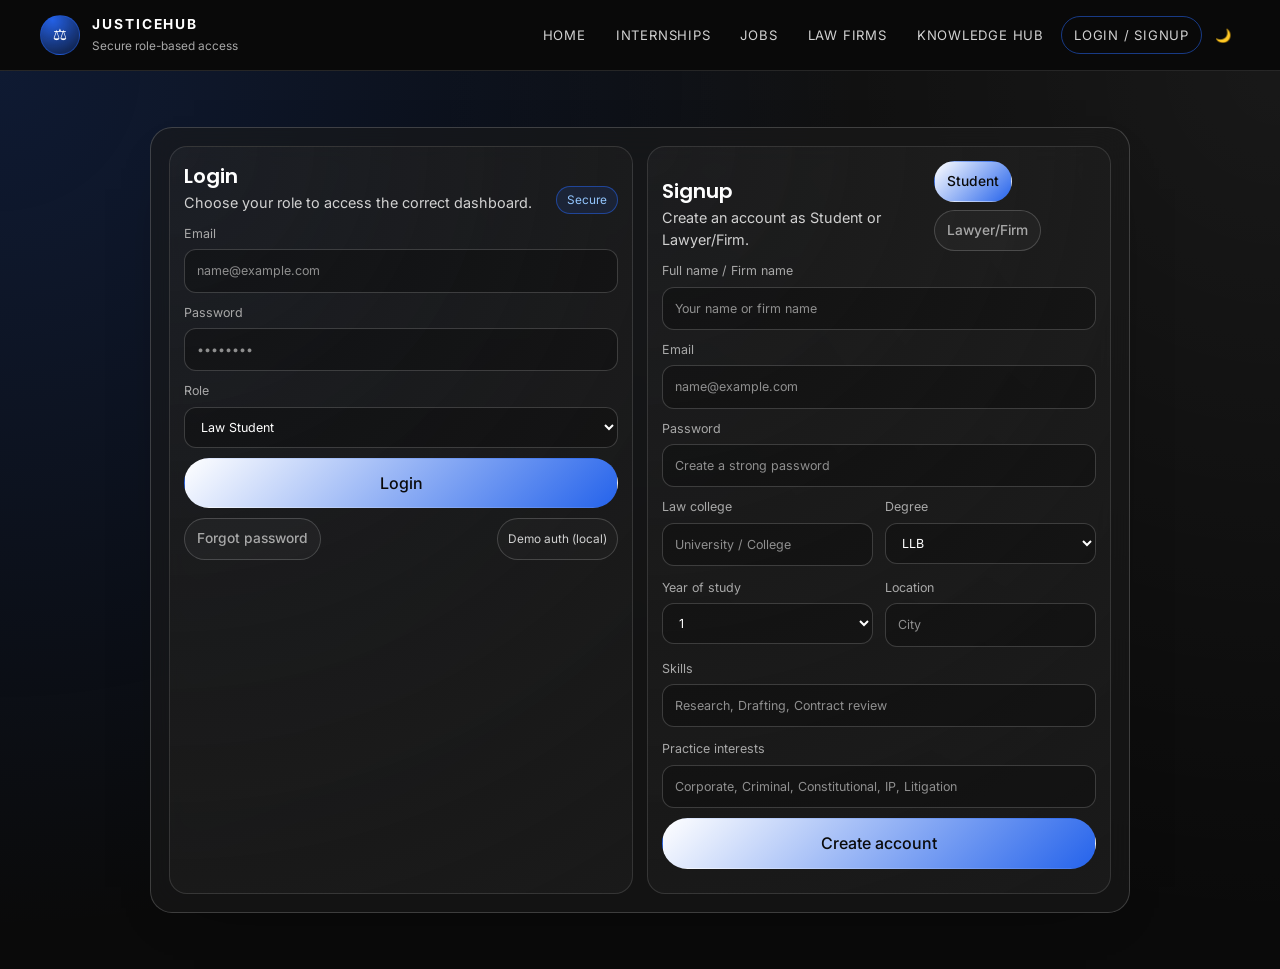
<file: legalhubtemporary/index.html>
<!DOCTYPE html>
<html lang="en">
<head>
  <meta charset="UTF-8" />
  <meta name="viewport" content="width=device-width, initial-scale=1.0" />
  <title>JusticeHub — Connecting Law Students with Legal Opportunities</title>
  <link rel="preconnect" href="https://fonts.googleapis.com" />
  <link rel="preconnect" href="https://fonts.gstatic.com" crossorigin />
  <link href="https://fonts.googleapis.com/css2?family=Inter:wght@300;400;500;600;700&family=Poppins:wght@400;500;600&display=swap" rel="stylesheet" />
  <link rel="stylesheet" href="jh.css" />
</head>
<body>
  <header class="topbar">
    <div class="container topbar-inner">
      <a class="brand" href="index.html" aria-label="JusticeHub Home">
        <span class="brand-mark" aria-hidden="true">⚖</span>
        <span class="brand-title">
          <strong>JusticeHub</strong>
          <span>Legal Careers · Networking · Knowledge</span>
        </span>
      </a>

      <nav class="nav" aria-label="Main">
        <button class="nav-toggle" type="button" aria-label="Toggle menu">
          <span></span><span></span>
        </button>
        <div class="nav-links">
          <a class="active" href="index.html">Home</a>
          <a href="internships.html">Internships</a>
          <a href="jobs.html">Jobs</a>
          <a href="firms.html">Law Firms</a>
          <a href="knowledge.html">Knowledge Hub</a>
          <span id="nav-auth-slot"></span>
        </div>
      </nav>
    </div>
  </header>

  <main>
    <section class="hero">
      <div class="container hero-grid">
        <div>
          <p class="kicker">A premium legal career platform</p>
          <h1>Connecting Law Students with Legal Opportunities</h1>
          <p class="sub">
            Discover internships and entry-level jobs, browse verified law firms, learn from structured legal content,
            and build your professional network — with role-based dashboards for students and recruiters.
          </p>
          <div class="actions">
            <a class="btn btn-primary" href="auth.html?role=student">Join as Student</a>
            <a class="btn btn-ghost" href="auth.html?role=recruiter">Hire Legal Talent</a>
          </div>

          <div class="searchbar" aria-label="Opportunity Search">
            <div class="search-row">
              <label class="field">
                <span>Keyword</span>
                <input id="home-keyword" class="input" placeholder="e.g., litigation, corporate, drafting" />
              </label>
              <label class="field">
                <span>Location</span>
                <select id="home-location" class="input">
                  <option value="">Any</option>
                  <option>Delhi</option>
                  <option>Mumbai</option>
                  <option>Bengaluru</option>
                  <option>Kolkata</option>
                  <option>Remote</option>
                </select>
              </label>
              <label class="field">
                <span>Practice Area</span>
                <select id="home-practice" class="input">
                  <option value="">Any</option>
                  <option>Criminal Law</option>
                  <option>Corporate Law</option>
                  <option>Cyber Law</option>
                  <option>Intellectual Property Law</option>
                  <option>Constitutional Law</option>
                  <option>Family Law</option>
                </select>
              </label>
              <button id="home-search" class="btn btn-primary" type="button">Search</button>
            </div>
            <p class="sub" style="margin:10px 0 0; max-width:none">
              Tip: Search across internships, jobs, and verified firms — then filter inside each portal.
            </p>
          </div>
        </div>

        <aside class="glass" style="padding:18px;border-radius:22px">
          <div class="section-head" style="margin:0 0 12px">
            <h2 style="margin:0">Platform Snapshot</h2>
            <span class="tag gold">Verified</span>
          </div>
          <div class="grid-1">
            <div class="card" style="box-shadow:none">
              <p class="card-title" style="margin:0">Open internships</p>
              <div class="meta"><span id="metric-internships">—</span></div>
            </div>
            <div class="card" style="box-shadow:none">
              <p class="card-title" style="margin:0">Entry-level jobs</p>
              <div class="meta"><span id="metric-jobs">—</span></div>
            </div>
            <div class="card" style="box-shadow:none">
              <p class="card-title" style="margin:0">Verified law firms</p>
              <div class="meta"><span id="metric-firms">—</span></div>
            </div>
          </div>
          <p class="sub" style="margin:12px 0 0">
            Built with a clean, minimal, corporate UI inspired by professional networking platforms — optimized for legal hiring.
          </p>
        </aside>
      </div>
    </section>

    <section class="section">
      <div class="container">
        <div class="section-head">
          <div>
            <h2>Featured Internships</h2>
            <p>Curated roles from verified firms and chambers.</p>
          </div>
          <a class="btn btn-ghost btn-small" href="internships.html">View all</a>
        </div>
        <div id="home-internships" class="grid-4"></div>
      </div>
    </section>

    <section class="section">
      <div class="container">
        <div class="section-head">
          <div>
            <h2>Latest Legal Jobs</h2>
            <p>Entry-level roles: Junior Associate, Legal Assistant, Research Associate.</p>
          </div>
          <a class="btn btn-ghost btn-small" href="jobs.html">Browse jobs</a>
        </div>
        <div id="home-jobs" class="grid-3"></div>
      </div>
    </section>

    <section class="section">
      <div class="container">
        <div class="section-head">
          <div>
            <h2>Top Law Firms</h2>
            <p>Verified firms with active opportunities.</p>
          </div>
          <a class="btn btn-ghost btn-small" href="firms.html">Firm directory</a>
        </div>
        <div id="home-firms" class="grid-4"></div>
      </div>
    </section>

    <section class="section">
      <div class="container">
        <div class="section-head">
          <div>
            <h2>Trending Knowledge Articles</h2>
            <p>Structured legal learning, case summaries, drafting techniques, and career guidance.</p>
          </div>
          <a class="btn btn-ghost btn-small" href="knowledge.html">Open Knowledge Hub</a>
        </div>
        <div id="home-knowledge" class="grid-3"></div>
      </div>
    </section>

    <section class="section">
      <div class="container">
        <div class="section-head">
          <div>
            <h2>Verified Firm Directory Preview</h2>
            <p>Browse logos and quick descriptions — then open firm pages for active roles.</p>
          </div>
          <a class="btn btn-ghost btn-small" href="firms.html">Explore firms</a>
        </div>
        <div id="home-firm-preview" class="grid-4"></div>
      </div>
    </section>
  </main>

  <footer class="footer">
    <div class="container footer-grid">
      <div>
        <h3>JusticeHub</h3>
        <div class="meta">
          <span class="tag gold">⚖ Legal</span>
          <span class="tag">Dark theme</span>
          <span class="tag">Role-based</span>
        </div>
        <div class="social" aria-label="Social links">
          <a class="iconbtn" href="#" aria-label="LinkedIn">in</a>
          <a class="iconbtn" href="#" aria-label="X">x</a>
          <a class="iconbtn" href="mailto:contact@justicehub.example" aria-label="Email">@</a>
        </div>
      </div>
      <div>
        <h3>Platform</h3>
        <a href="internships.html">Internships</a>
        <a href="jobs.html">Jobs</a>
        <a href="firms.html">Law Firms</a>
        <a href="knowledge.html">Knowledge Hub</a>
      </div>
      <div>
        <h3>Users</h3>
        <a href="auth.html?role=student">Join as Student</a>
        <a href="auth.html?role=recruiter">Join as Recruiter</a>
        <a href="auth.html">Login</a>
      </div>
      <div>
        <h3>Contact</h3>
        <a href="mailto:contact@justicehub.example">contact@justicehub.example</a>
        <a href="#">Privacy</a>
        <a href="#">Terms</a>
      </div>
    </div>
  </footer>

  <script src="jh.js"></script>
  <script>
    (async () => {
      await jhSeed();
      const user = jhRequireAuth("auth.html");
      if (!user) return;
      jhMountNav();

      const internships = await jhLoadInternships();
      const jobs = await jhLoadJobs();
      const firms = await jhLoadFirms();
      const knowledge = await jhLoadKnowledge();

      document.getElementById("metric-internships").textContent = String(internships.length);
      document.getElementById("metric-jobs").textContent = String(jobs.length);
      document.getElementById("metric-firms").textContent = String(firms.filter(f => f.verified).length);

      const homeIntern = document.getElementById("home-internships");
      homeIntern.innerHTML = internships.slice(0,4).map(i => `
        <article class="card">
          <div class="meta">
            <span class="tag gold">${i.practiceArea}</span>
            <span class="tag">${i.mode}</span>
          </div>
          <h3 class="card-title">${i.title}</h3>
          <div class="meta"><span>${i.firmName}</span><span>·</span><span>${i.location}</span></div>
          <div class="row">
            <span class="tag">${jhFormatStipend(i.stipendMin, i.stipendMax)}</span>
            <a class="btn btn-ghost btn-small" href="internships.html">View</a>
          </div>
        </article>
      `).join("");

      const homeJobs = document.getElementById("home-jobs");
      homeJobs.innerHTML = jobs.slice(0,3).map(j => `
        <article class="card">
          <div class="meta">
            <span class="tag gold">${j.practiceArea}</span>
            <span class="tag">${j.mode}</span>
          </div>
          <h3 class="card-title">${j.title}</h3>
          <div class="meta"><span>${j.firmName}</span><span>·</span><span>${j.location}</span></div>
          <div class="row">
            <span class="tag">${jhFormatSalary(j.salaryMin, j.salaryMax)}</span>
            <a class="btn btn-ghost btn-small" href="jobs.html">View</a>
          </div>
        </article>
      `).join("");

      const homeFirms = document.getElementById("home-firms");
      homeFirms.innerHTML = firms.filter(f => f.verified).slice(0,4).map(f => `
        <article class="card">
          <div class="meta">
            <span class="tag gold">Verified</span>
            <span class="tag">${f.city}</span>
          </div>
          <h3 class="card-title">${f.name}</h3>
          <p class="sub" style="margin:6px 0 0">${f.description}</p>
          <div class="row">
            <span class="tag">${f.practiceAreas.slice(0,2).join(" · ")}</span>
            <a class="btn btn-ghost btn-small" href="firm.html?id=${encodeURIComponent(f._id)}">Open</a>
          </div>
        </article>
      `).join("");

      const homeKnow = document.getElementById("home-knowledge");
      homeKnow.innerHTML = knowledge.slice(0,3).map(k => `
        <article class="card">
          <div class="meta">
            <span class="tag gold">${k.category}</span>
            <span class="tag">${k.readTime} read</span>
          </div>
          <h3 class="card-title">${k.title}</h3>
          <div class="meta"><span>By ${k.author}</span></div>
          <div class="row">
            <span class="tag">Knowledge</span>
            <a class="btn btn-ghost btn-small" href="knowledge.html#${k.id}">Read</a>
          </div>
        </article>
      `).join("");

      const preview = document.getElementById("home-firm-preview");
      preview.innerHTML = firms.filter(f => f.verified).slice(0,4).map(f => `
        <article class="card">
          <div class="meta">
            <span class="tag gold">${f.logoText}</span>
            <span class="tag">${f.city}</span>
          </div>
          <h3 class="card-title">${f.name}</h3>
          <p class="sub" style="margin:6px 0 0">${f.description}</p>
          <div class="row">
            <a class="btn btn-ghost btn-small" href="firm.html?id=${encodeURIComponent(f._id)}">View firm</a>
            <a class="btn btn-ghost btn-small" href="internships.html">Internships</a>
          </div>
        </article>
      `).join("");

      document.getElementById("home-search").addEventListener("click", () => {
        const keyword = encodeURIComponent((document.getElementById("home-keyword").value || "").trim());
        const loc = encodeURIComponent(document.getElementById("home-location").value || "");
        const prac = encodeURIComponent(document.getElementById("home-practice").value || "");
        window.location.href = `internships.html?q=${keyword}&location=${loc}&practice=${prac}`;
      });
    })();
  </script>
</body>
</html>
</file>
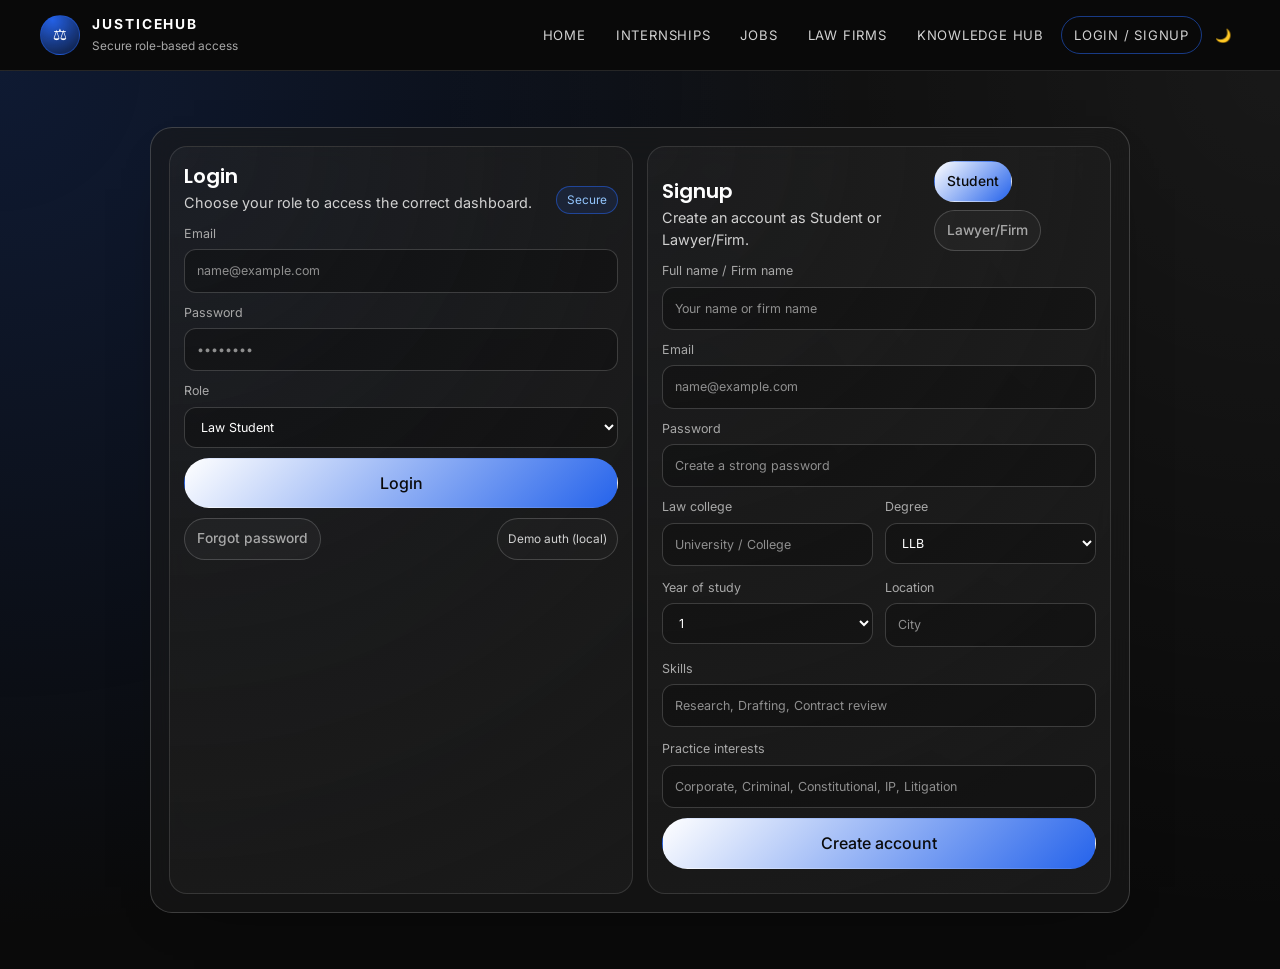
<file: legalhubtemporary/admin.html>
<!DOCTYPE html>
<html lang="en">
<head>
  <meta charset="UTF-8" />
  <meta name="viewport" content="width=device-width, initial-scale=1.0" />
  <title>JusticeHub — Admin Panel</title>
  <link rel="preconnect" href="https://fonts.googleapis.com" />
  <link rel="preconnect" href="https://fonts.gstatic.com" crossorigin />
  <link href="https://fonts.googleapis.com/css2?family=Inter:wght@300;400;500;600;700&family=Poppins:wght@400;500;600&display=swap" rel="stylesheet" />
  <link rel="stylesheet" href="jh.css" />
</head>
<body>
  <header class="topbar">
    <div class="container topbar-inner">
      <a class="brand" href="index.html" aria-label="JusticeHub Home">
        <span class="brand-mark" aria-hidden="true">⚖</span>
        <span class="brand-title">
          <strong>JusticeHub</strong>
          <span>Admin Console</span>
        </span>
      </a>
      <nav class="nav" aria-label="Admin navigation">
        <button class="nav-toggle" type="button" aria-label="Toggle menu">
          <span></span><span></span>
        </button>
        <div class="nav-links">
          <a href="index.html">Home</a>
          <a href="internships.html">Internships</a>
          <a href="jobs.html">Jobs</a>
          <a href="firms.html">Law Firms</a>
          <a href="knowledge.html">Knowledge Hub</a>
          <span id="nav-auth-slot"></span>
        </div>
      </nav>
    </div>
  </header>

  <main class="section">
    <div class="container">
      <div class="layout">
        <aside class="sidebar">
          <div class="side-title">Admin Menu</div>
          <div class="side-links">
            <a class="active" href="admin.html">Dashboard</a>
          </div>
        </aside>

        <section class="content">
          <div class="page-title">
            <div>
              <h2 style="margin:0">Admin Panel</h2>
              <p>Manage users, firms, and opportunities.</p>
            </div>
          </div>

          <div class="grid-2">
            <section class="card">
              <div class="section-head" style="margin-bottom:10px">
                <div>
                  <h2 style="margin:0">Platform Snapshot</h2>
                  <p>High-level numbers across JusticeHub.</p>
                </div>
              </div>
              <div id="adminStats" class="grid-1"></div>
            </section>

            <section class="card">
              <div class="section-head" style="margin-bottom:10px">
                <div>
                  <h2 style="margin:0">Add Law Firm</h2>
                  <p>Register new firms so they appear in the directory.</p>
                </div>
              </div>
              <form id="firmForm" class="grid-2">
                <label class="field">
                  <span>Firm name</span>
                  <input id="fName" class="input" required />
                </label>
                <label class="field">
                  <span>Logo text (2 letters)</span>
                  <input id="fLogo" class="input" maxlength="3" placeholder="e.g. LC" />
                </label>
                <label class="field">
                  <span>City</span>
                  <input id="fCity" class="input" placeholder="City" />
                </label>
                <label class="field">
                  <span>Founding year</span>
                  <input id="fYear" class="input" type="number" min="1900" max="2100" placeholder="2005" />
                </label>
                <label class="field">
                  <span>No. of lawyers / employees</span>
                  <input id="fSizeNum" class="input" type="number" min="1" placeholder="20" />
                </label>
                <label class="field">
                  <span>Website</span>
                  <input id="fWebsite" class="input" type="url" placeholder="https://..." />
                </label>
                <label class="field" style="grid-column:1/-1">
                  <span>Description</span>
                  <textarea id="fDesc" class="input" rows="2" placeholder="Short overview of the firm"></textarea>
                </label>
                <label class="field" style="grid-column:1/-1">
                  <span>Practice areas (comma separated)</span>
                  <input id="fPractice" class="input" placeholder="Corporate Law, Litigation, IPR" />
                </label>
                <label class="field" style="grid-column:1/-1">
                  <span>Office locations (comma separated)</span>
                  <input id="fOffices" class="input" placeholder="Delhi, Mumbai" />
                </label>
                <label class="field" style="grid-column:1/-1">
                  <span>Contact email</span>
                  <input id="fEmail" class="input" type="email" placeholder="careers@example.com" />
                </label>
                <label class="field">
                  <span>Internship openings</span>
                  <select id="fIntern" class="input">
                    <option value="yes">Yes</option>
                    <option value="no">No</option>
                  </select>
                </label>
                <label class="field">
                  <span>Job openings</span>
                  <select id="fJobs" class="input">
                    <option value="yes">Yes</option>
                    <option value="no">No</option>
                  </select>
                </label>
                <div style="grid-column:1/-1;display:flex;justify-content:flex-end;gap:10px;margin-top:4px">
                  <button class="btn btn-ghost btn-small" type="reset">Clear</button>
                  <button class="btn btn-primary btn-small" type="submit">Add Firm</button>
                </div>
                <p id="firmMsg" class="meta" style="grid-column:1/-1;margin:4px 0 0" aria-live="polite"></p>
              </form>
            </section>
          </div>
        </section>
      </div>
    </div>
  </main>

  <script src="jh.js"></script>
  <script>
    jhSeed();
    const user = jhRequireRole(["admin"]);
    jhMountNav();

    const users = jhLoad(JH_KEYS.users, []);
    const firms = jhLoad(JH_KEYS.firms, []);
    const internships = jhLoad(JH_KEYS.internships, []);
    const jobs = jhLoad(JH_KEYS.jobs, []);
    const apps = jhLoad(JH_KEYS.applications, []);

    document.getElementById("adminStats").innerHTML = `
      <div class="card" style="box-shadow:none">
        <h3 class="card-title">Users</h3>
        <div class="meta">
          <span>${users.length} registered users</span>
        </div>
      </div>
      <div class="card" style="box-shadow:none;margin-top:8px">
        <h3 class="card-title">Firms</h3>
        <div class="meta">
          <span>${firms.length} law firms</span>
        </div>
      </div>
      <div class="card" style="box-shadow:none;margin-top:8px">
        <h3 class="card-title">Opportunities</h3>
        <div class="meta">
          <span>${internships.length} internships · ${jobs.length} jobs</span>
        </div>
      </div>
      <div class="card" style="box-shadow:none;margin-top:8px">
        <h3 class="card-title">Applications</h3>
        <div class="meta">
          <span>${apps.length} total applications</span>
        </div>
      </div>
    `;

    document.getElementById("firmForm").addEventListener("submit", (e) => {
      e.preventDefault();
      const f = {
        id: jhUid("firm"),
        name: document.getElementById("fName").value.trim(),
        logoText: document.getElementById("fLogo").value.trim() || "LH",
        city: document.getElementById("fCity").value.trim() || "Unknown",
        description: document.getElementById("fDesc").value.trim(),
        practiceAreas: (document.getElementById("fPractice").value || "")
          .split(",")
          .map((s) => s.trim())
          .filter(Boolean),
        website: document.getElementById("fWebsite").value.trim(),
        offices: (document.getElementById("fOffices").value || "")
          .split(",")
          .map((s) => s.trim())
          .filter(Boolean),
        contactEmail: document.getElementById("fEmail").value.trim(),
        foundingYear: document.getElementById("fYear").value
          ? Number(document.getElementById("fYear").value)
          : undefined,
        lawyersCount: document.getElementById("fSizeNum").value
          ? Number(document.getElementById("fSizeNum").value)
          : undefined,
        size: document.getElementById("fSizeNum").value
          ? Number(document.getElementById("fSizeNum").value) < 20
            ? "Small"
            : Number(document.getElementById("fSizeNum").value) < 50
            ? "Medium"
            : "Large"
          : undefined,
        internshipOpen: document.getElementById("fIntern").value === "yes",
        jobOpen: document.getElementById("fJobs").value === "yes",
        verified: true,
      };

      const list = jhLoad(JH_KEYS.firms, []);
      list.push(f);
      jhSave(JH_KEYS.firms, list);
      document.getElementById("firmMsg").textContent = "Firm added successfully. It will now appear in the directory.";
      (e.target).reset();
    });
  </script>
</body>
</html>
</file>
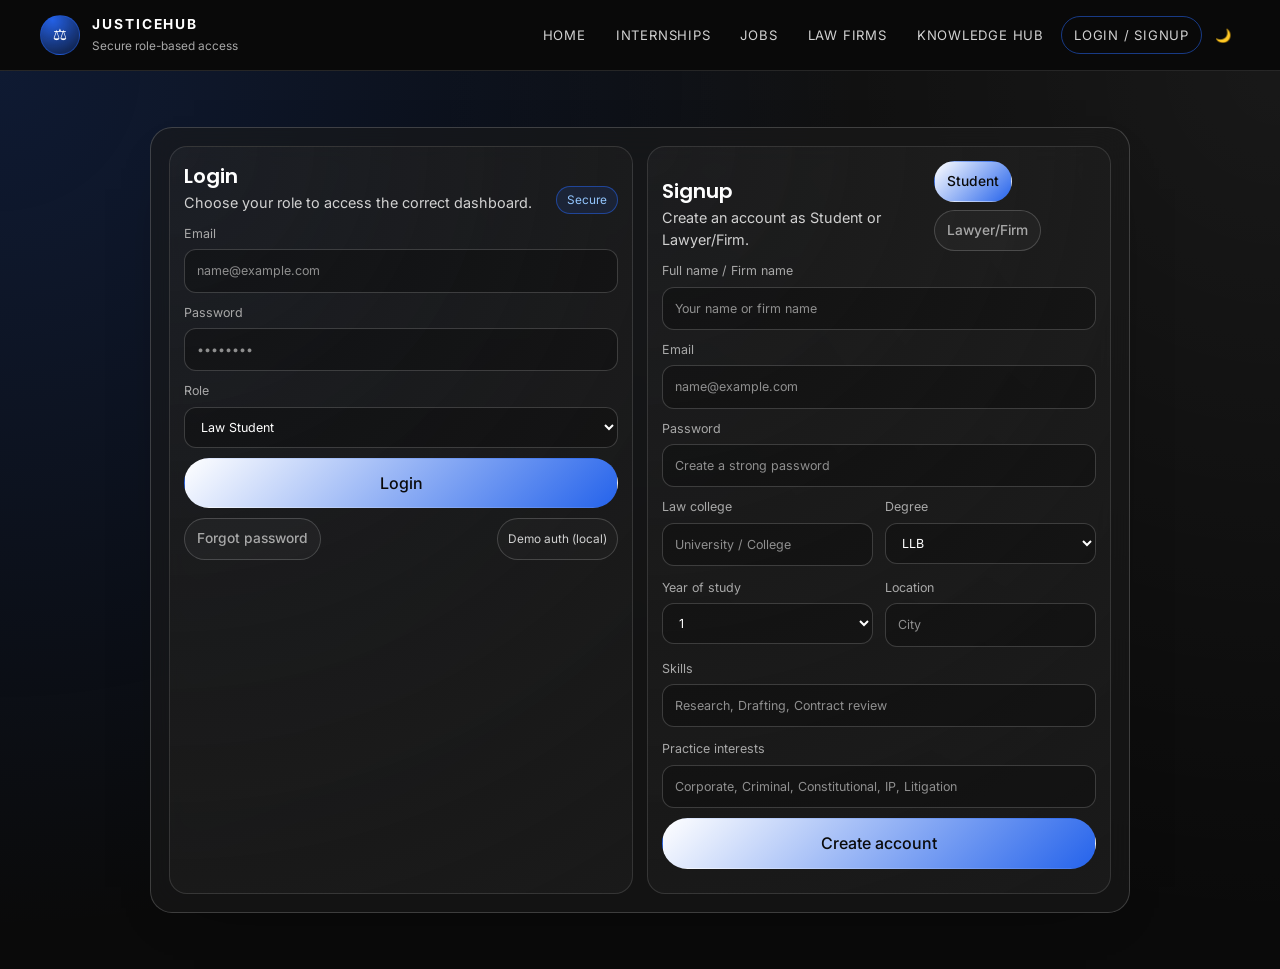
<file: legalhubtemporary/auth.html>
<!DOCTYPE html>
<html lang="en">
<head>
  <meta charset="UTF-8" />
  <meta name="viewport" content="width=device-width, initial-scale=1.0" />
  <title>JusticeHub — Login / Signup</title>
  <link rel="preconnect" href="https://fonts.googleapis.com" />
  <link rel="preconnect" href="https://fonts.gstatic.com" crossorigin />
  <link href="https://fonts.googleapis.com/css2?family=Inter:wght@300;400;500;600;700&family=Poppins:wght@400;500;600&display=swap" rel="stylesheet" />
  <link rel="stylesheet" href="jh.css" />
</head>
<body>
  <header class="topbar">
    <div class="container topbar-inner">
      <a class="brand" href="index.html" aria-label="JusticeHub Home">
        <span class="brand-mark" aria-hidden="true">⚖</span>
        <span class="brand-title">
          <strong>JusticeHub</strong>
          <span>Secure role-based access</span>
        </span>
      </a>
      <nav class="nav" aria-label="Main">
        <button class="nav-toggle" type="button" aria-label="Toggle menu">
          <span></span><span></span>
        </button>
        <div class="nav-links">
          <a href="index.html">Home</a>
          <a href="internships.html">Internships</a>
          <a href="jobs.html">Jobs</a>
          <a href="firms.html">Law Firms</a>
          <a href="knowledge.html">Knowledge Hub</a>
          <span id="nav-auth-slot"></span>
        </div>
      </nav>
    </div>
  </header>

  <main class="hero" style="min-height: calc(100vh - 76px); padding-bottom: 56px;">
    <div class="container" style="display:grid;place-items:center;">
      <div class="glass" style="width:min(980px, 100%); padding:18px;">
        <div class="grid-2" style="gap:14px;">
          <!-- Login -->
          <section class="card" style="box-shadow:none">
            <div class="section-head" style="margin-bottom:10px">
              <div>
                <h2 style="margin:0">Login</h2>
                <p>Choose your role to access the correct dashboard.</p>
              </div>
              <span class="tag gold">Secure</span>
            </div>

            <form id="login-form" class="grid-1">
              <label class="field">
                <span>Email</span>
                <input id="login-email" class="input" type="email" placeholder="name@example.com" required />
              </label>
              <label class="field">
                <span>Password</span>
                <input id="login-password" class="input" type="password" placeholder="••••••••" required />
              </label>
              <label class="field">
                <span>Role</span>
                <select id="login-role" class="input" required>
                  <option value="student">Law Student</option>
                  <option value="recruiter">Lawyer / Law Firm</option>
                  <option value="admin">Admin</option>
                </select>
              </label>
              <button class="btn btn-primary btn-full" type="submit">Login</button>
              <div class="meta" style="justify-content:space-between">
                <button id="forgot-btn" class="btn btn-ghost btn-small" type="button">Forgot password</button>
                <span class="tag">Demo auth (local)</span>
              </div>
              <div id="login-msg" class="meta" aria-live="polite"></div>
            </form>
          </section>

          <!-- Signup -->
          <section class="card" style="box-shadow:none">
            <div class="section-head" style="margin-bottom:10px">
              <div>
                <h2 style="margin:0">Signup</h2>
                <p>Create an account as Student or Lawyer/Firm.</p>
              </div>
              <div class="meta">
                <button class="btn btn-ghost btn-small" type="button" data-role-tab="student">Student</button>
                <button class="btn btn-ghost btn-small" type="button" data-role-tab="recruiter">Lawyer/Firm</button>
              </div>
            </div>

            <form id="signup-form" class="grid-1">
              <input type="hidden" id="signup-role" value="student" />
              <label class="field">
                <span>Full name / Firm name</span>
                <input id="signup-name" class="input" type="text" placeholder="Your name or firm name" required />
              </label>
              <label class="field">
                <span>Email</span>
                <input id="signup-email" class="input" type="email" placeholder="name@example.com" required />
              </label>
              <label class="field">
                <span>Password</span>
                <input id="signup-password" class="input" type="password" placeholder="Create a strong password" required />
              </label>

              <!-- Student fields -->
              <div id="student-fields" class="grid-2">
                <label class="field">
                  <span>Law college</span>
                  <input id="student-college" class="input" type="text" placeholder="University / College" />
                </label>
                <label class="field">
                  <span>Degree</span>
                  <select id="student-degree" class="input">
                    <option>LLB</option>
                    <option>BA LLB</option>
                    <option>LLM</option>
                  </select>
                </label>
                <label class="field">
                  <span>Year of study</span>
                  <select id="student-year" class="input">
                    <option>1</option><option>2</option><option>3</option><option>4</option><option>5</option>
                  </select>
                </label>
                <label class="field">
                  <span>Location</span>
                  <input id="student-location" class="input" type="text" placeholder="City" />
                </label>
                <label class="field" style="grid-column:1/-1">
                  <span>Skills</span>
                  <input id="student-skills" class="input" type="text" placeholder="Research, Drafting, Contract review" />
                </label>
                <label class="field" style="grid-column:1/-1">
                  <span>Practice interests</span>
                  <input id="student-interests" class="input" type="text" placeholder="Corporate, Criminal, Constitutional, IP, Litigation" />
                </label>
              </div>

              <!-- Recruiter fields -->
              <div id="recruiter-fields" class="grid-2 hidden">
                <label class="field">
                  <span>City</span>
                  <input id="recruiter-city" class="input" type="text" placeholder="City" />
                </label>
                <label class="field">
                  <span>Website (optional)</span>
                  <input id="recruiter-website" class="input" type="url" placeholder="https://..." />
                </label>
                <label class="field" style="grid-column:1/-1">
                  <span>Practice areas</span>
                  <input id="recruiter-practice" class="input" type="text" placeholder="Corporate, IP, Disputes, Arbitration..." />
                </label>
                <label class="field" style="grid-column:1/-1">
                  <span>Contact person</span>
                  <input id="recruiter-contact" class="input" type="text" placeholder="Name" />
                </label>
              </div>

              <button class="btn btn-primary btn-full" type="submit">Create account</button>
              <div id="signup-msg" class="meta" aria-live="polite"></div>
            </form>

            <div id="forgot-panel" class="card hidden" style="box-shadow:none;margin-top:12px">
              <h3 class="card-title">Forgot password</h3>
              <p class="sub" style="margin:0 0 10px">
                This demo does not send emails. In production, this would trigger a secure password reset flow.
              </p>
              <button id="forgot-close" class="btn btn-ghost btn-small" type="button">Close</button>
            </div>
          </section>
        </div>
      </div>
    </div>
  </main>

  <script src="jh.js"></script>
  <script>
    (async () => {
      await jhSeed();
      jhMountNav();

      const currentUser = jhGetCurrentUser();
      if (currentUser) {
        const dash = currentUser.role === "student" ? "student-dashboard.html"
          : currentUser.role === "recruiter" ? "recruiter-dashboard.html"
          : currentUser.role === "admin" ? "admin.html" : "index.html";
        window.location.href = dash;
        return;
      }

      const params = new URLSearchParams(window.location.search);
      const presetRole = params.get("role");
      if (presetRole === "student") document.getElementById("login-role").value = "student";
      if (presetRole === "recruiter") document.getElementById("login-role").value = "recruiter";

      const tabs = document.querySelectorAll("[data-role-tab]");
      const roleInput = document.getElementById("signup-role");
      const studentFields = document.getElementById("student-fields");
      const recruiterFields = document.getElementById("recruiter-fields");

      function setSignupRole(role){
        roleInput.value = role;
        tabs.forEach(t => t.classList.remove("btn-primary"));
        tabs.forEach(t => t.classList.add("btn-ghost"));
        const active = document.querySelector(`[data-role-tab="${role}"]`);
        if (active){ active.classList.remove("btn-ghost"); active.classList.add("btn-primary"); }
        if (role === "student"){ studentFields.classList.remove("hidden"); recruiterFields.classList.add("hidden"); }
        else { studentFields.classList.add("hidden"); recruiterFields.classList.remove("hidden"); }
      }
      tabs.forEach(t => t.addEventListener("click", () => setSignupRole(t.dataset.roleTab)));
      setSignupRole("student");

      // Login
      document.getElementById("login-form").addEventListener("submit", async (e) => {
        e.preventDefault();
        const email = document.getElementById("login-email").value.trim().toLowerCase();
        const password = document.getElementById("login-password").value;
        const role = document.getElementById("login-role").value;

        try {
          const data = await jhFetch("/auth/login", {
            method: "POST",
            body: JSON.stringify({ email, password, role })
          });
          jhSetToken(data.token);
          jhSetCurrentUser(data.user);
          window.location.href = role === "student" ? "student-dashboard.html"
            : role === "recruiter" ? "recruiter-dashboard.html" : "admin.html";
        } catch (err) {
          document.getElementById("login-msg").textContent = err.message || "Login failed.";
        }
      });

      // Signup
      document.getElementById("signup-form").addEventListener("submit", async (e) => {
        e.preventDefault();
        const role = document.getElementById("signup-role").value;
        const name = document.getElementById("signup-name").value.trim();
        const email = document.getElementById("signup-email").value.trim().toLowerCase();
        const password = document.getElementById("signup-password").value;

        const profile = role === "student"
          ? {
              college: document.getElementById("student-college").value.trim(),
              degree: document.getElementById("student-degree").value,
              yearOfStudy: document.getElementById("student-year").value,
              location: document.getElementById("student-location").value.trim(),
              skills: document.getElementById("student-skills").value.trim(),
              interests: document.getElementById("student-interests").value.trim(),
            }
          : {
              city: document.getElementById("recruiter-city").value.trim(),
              website: document.getElementById("recruiter-website").value.trim(),
              practiceAreas: document.getElementById("recruiter-practice").value.trim(),
              contactPerson: document.getElementById("recruiter-contact").value.trim(),
            };

        try {
          await jhFetch("/auth/register", {
            method: "POST",
            body: JSON.stringify({ name, email, password, role, profile })
          });
          document.getElementById("signup-msg").textContent = "Account created. You can login now.";
        } catch (err) {
          document.getElementById("signup-msg").textContent = err.message || "Signup failed.";
        }
      });

      // Forgot password
      const forgotPanel = document.getElementById("forgot-panel");
      document.getElementById("forgot-btn").addEventListener("click", () => forgotPanel.classList.remove("hidden"));
      document.getElementById("forgot-close").addEventListener("click", () => forgotPanel.classList.add("hidden"));
    })();
  </script>
</body>
</html>
</file>
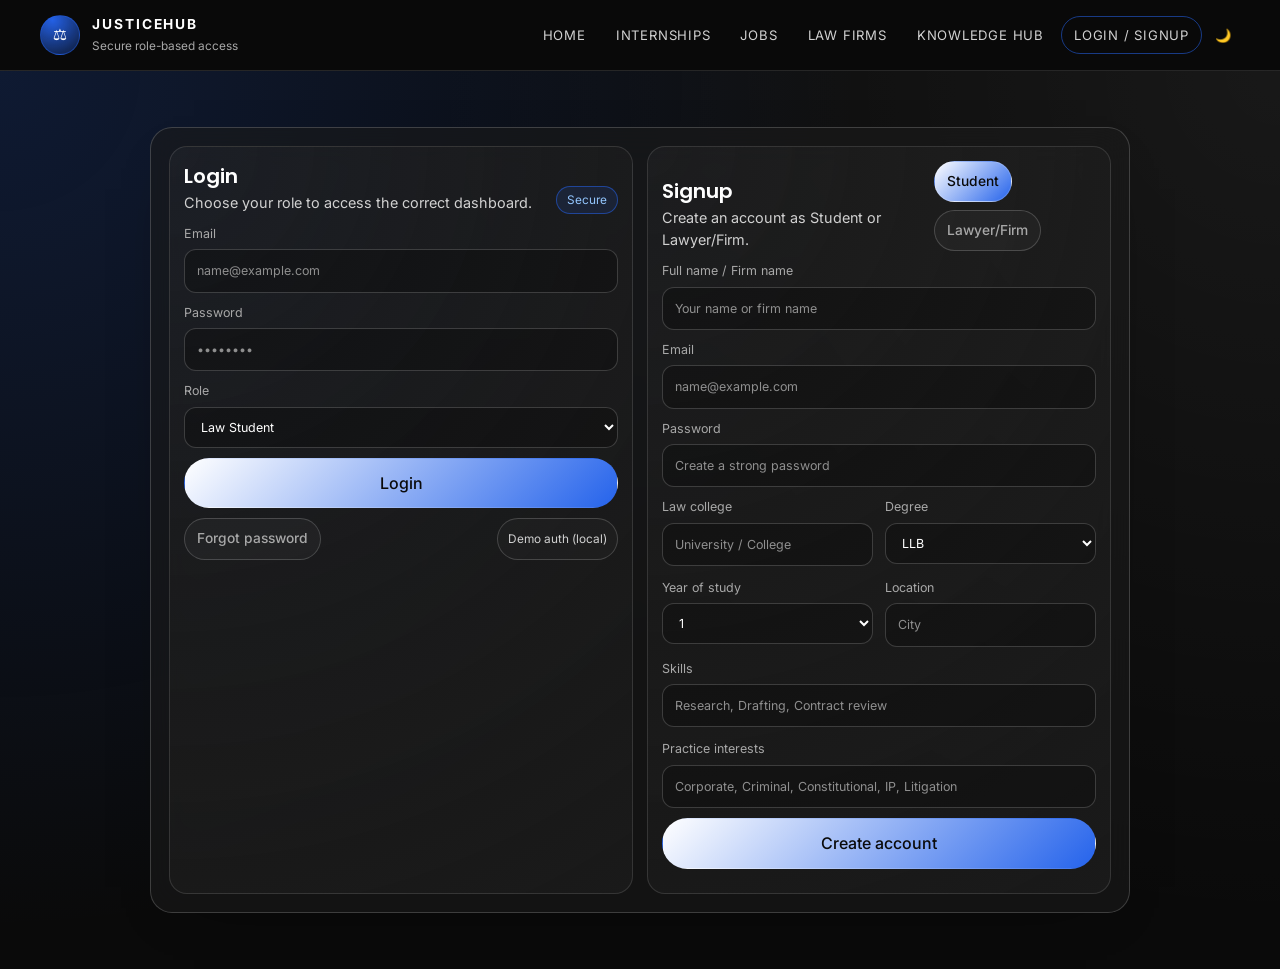
<file: legalhubtemporary/firm.html>
<!DOCTYPE html>
<html lang="en">
<head>
  <meta charset="UTF-8" />
  <meta name="viewport" content="width=device-width, initial-scale=1.0" />
  <title>JusticeHub — Firm Profile</title>
  <link rel="preconnect" href="https://fonts.googleapis.com" />
  <link rel="preconnect" href="https://fonts.gstatic.com" crossorigin />
  <link href="https://fonts.googleapis.com/css2?family=Inter:wght@300;400;500;600;700&family=Poppins:wght@400;500;600&display=swap" rel="stylesheet" />
  <link rel="stylesheet" href="jh.css" />
</head>
<body>
  <header class="topbar">
    <div class="container topbar-inner">
      <a class="brand" href="index.html" aria-label="JusticeHub Home">
        <span class="brand-mark" aria-hidden="true">⚖</span>
        <span class="brand-title">
          <strong>JusticeHub</strong>
          <span>Firm Profile</span>
        </span>
      </a>
      <nav class="nav" aria-label="Main">
        <button class="nav-toggle" type="button" aria-label="Toggle menu">
          <span></span><span></span>
        </button>
        <div class="nav-links">
          <a href="index.html">Home</a>
          <a href="internships.html">Internships</a>
          <a href="jobs.html">Jobs</a>
          <a href="firms.html">Law Firms</a>
          <a href="knowledge.html">Knowledge Hub</a>
          <span id="nav-auth-slot"></span>
        </div>
      </nav>
    </div>
  </header>

  <main>
    <section class="hero" style="padding:32px 0 18px;">
      <div class="container">
        <div id="firmHeader" class="card" style="background:radial-gradient(circle at top left, rgba(37,99,235,.5), rgba(10,10,10,1));">
          <!-- Filled by script -->
        </div>
      </div>
    </section>

    <section class="section">
      <div class="container">
        <div class="grid-2">
          <section class="card" id="firmOverview">
            <!-- overview + offices + practice areas -->
          </section>
          <section class="card" id="firmOpportunities">
            <!-- internships + jobs -->
          </section>
        </div>

        <section class="card" id="firmContact" style="margin-top:14px">
          <!-- contact -->
        </section>
      </div>
    </section>
  </main>

  <script src="jh.js"></script>
  <script>
    (async () => {
      await jhSeed();
      const authed = jhRequireAuth("auth.html");
      if (!authed) return;
      jhMountNav();

      const params = new URLSearchParams(location.search);
      const id = params.get("id") || "";

      const firms = await jhLoadFirms();
      const internships = await jhLoadInternships();
      const jobs = await jhLoadJobs();

      const firm = firms.find(f => f._id === id);

      const headerEl = document.getElementById("firmHeader");
      const overviewEl = document.getElementById("firmOverview");
      const oppEl = document.getElementById("firmOpportunities");
      const contactEl = document.getElementById("firmContact");

      if (!firm) {
        headerEl.innerHTML = "<h2 class='card-title'>Firm not found</h2><p class='sub'>The requested firm could not be located.</p>";
        overviewEl.innerHTML = "";
        oppEl.innerHTML = "";
        contactEl.innerHTML = "";
      } else {
        document.title = `JusticeHub — ${firm.name}`;

        headerEl.innerHTML = `
          <div class="row" style="margin-top:0">
            <div style="display:flex;align-items:center;gap:14px;">
              <div class="brand-mark" aria-hidden="true" style="width:50px;height:50px;font-size:1.1rem;">
                ${firm.logoText || "LH"}
              </div>
              <div>
                <h1 style="margin:0;font-size:1.6rem;">${firm.name}</h1>
                <div class="meta">
                  <span>${firm.city}</span>
                </div>
              </div>
            </div>
            <div class="meta">
              ${firm.verified ? `<span class="tag gold">Verified Firm</span>` : ""}
              <a class="btn btn-ghost btn-small" href="firms.html">Back to directory</a>
            </div>
          </div>
        `;

        overviewEl.innerHTML = `
          <div class="section-head" style="margin-bottom:10px">
            <div>
              <h2 style="margin:0">Firm Overview</h2>
              <p>${firm.description}</p>
            </div>
          </div>
          <div>
            <h3 class="card-title">Practice Areas</h3>
            <div class="meta" style="margin-top:6px;">
              ${(firm.practiceAreas || []).map(p => `<span class="tag">${p}</span>`).join("")}
            </div>
          </div>
        `;

        const firmInterns = internships.filter(i => i.firmName === firm.name);
        const firmJobs = jobs.filter(j => j.firmName === firm.name);

        oppEl.innerHTML = `
          <div class="section-head" style="margin-bottom:10px">
            <div>
              <h2 style="margin:0">Opportunities</h2>
              <p>Internships and entry-level jobs currently visible on JusticeHub.</p>
            </div>
          </div>
          <div class="grid-1">
            <div class="card" style="box-shadow:none">
              <h3 class="card-title">Available Internships</h3>
              ${firmInterns.length
                ? firmInterns.map(i => `
                    <div class="row" style="margin-top:8px">
                      <div>
                        <strong>${i.title}</strong><br />
                        <span class="meta"><span>${i.location}</span> · <span>${i.mode}</span> · <span>${jhFormatStipend(i.stipendMin, i.stipendMax)}</span></span>
                      </div>
                      <a class="btn btn-ghost btn-small" href="internships.html?q=${encodeURIComponent(firm.name)}">Apply</a>
                    </div>
                  `).join("")
                : `<p class="sub" style="margin:4px 0 0">No internships listed right now.</p>`
              }
            </div>
            <div class="card" style="box-shadow:none;margin-top:8px">
              <h3 class="card-title">Available Jobs</h3>
              ${firmJobs.length
                ? firmJobs.map(j => `
                    <div class="row" style="margin-top:8px">
                      <div>
                        <strong>${j.title}</strong><br />
                        <span class="meta"><span>${j.location}</span> · <span>${j.mode}</span> · <span>${jhFormatSalary(j.salaryMin, j.salaryMax)}</span></span>
                      </div>
                      <a class="btn btn-ghost btn-small" href="jobs.html?q=${encodeURIComponent(firm.name)}">Apply</a>
                    </div>
                  `).join("")
                : `<p class="sub" style="margin:4px 0 0">No jobs listed right now.</p>`
              }
            </div>
          </div>
        `;

        contactEl.innerHTML = `
          <div class="section-head" style="margin-bottom:10px">
            <div>
              <h2 style="margin:0">Contact & Links</h2>
              <p>Use these details to reach the firm.</p>
            </div>
          </div>
          <div class="grid-2">
            <div>
              <p class="sub" style="margin:0 0 6px"><strong>Website:</strong> ${firm.website ? `<a href="${firm.website}" target="_blank" rel="noopener noreferrer">${firm.website}</a>` : "Not provided"}</p>
            </div>
            <div class="actions" style="justify-content:flex-end;align-items:flex-start">
              <a class="btn btn-ghost btn-small" href="internships.html">Explore more internships</a>
            </div>
          </div>
        `;
      }
    })();
  </script>
</body>
</html>
</file>
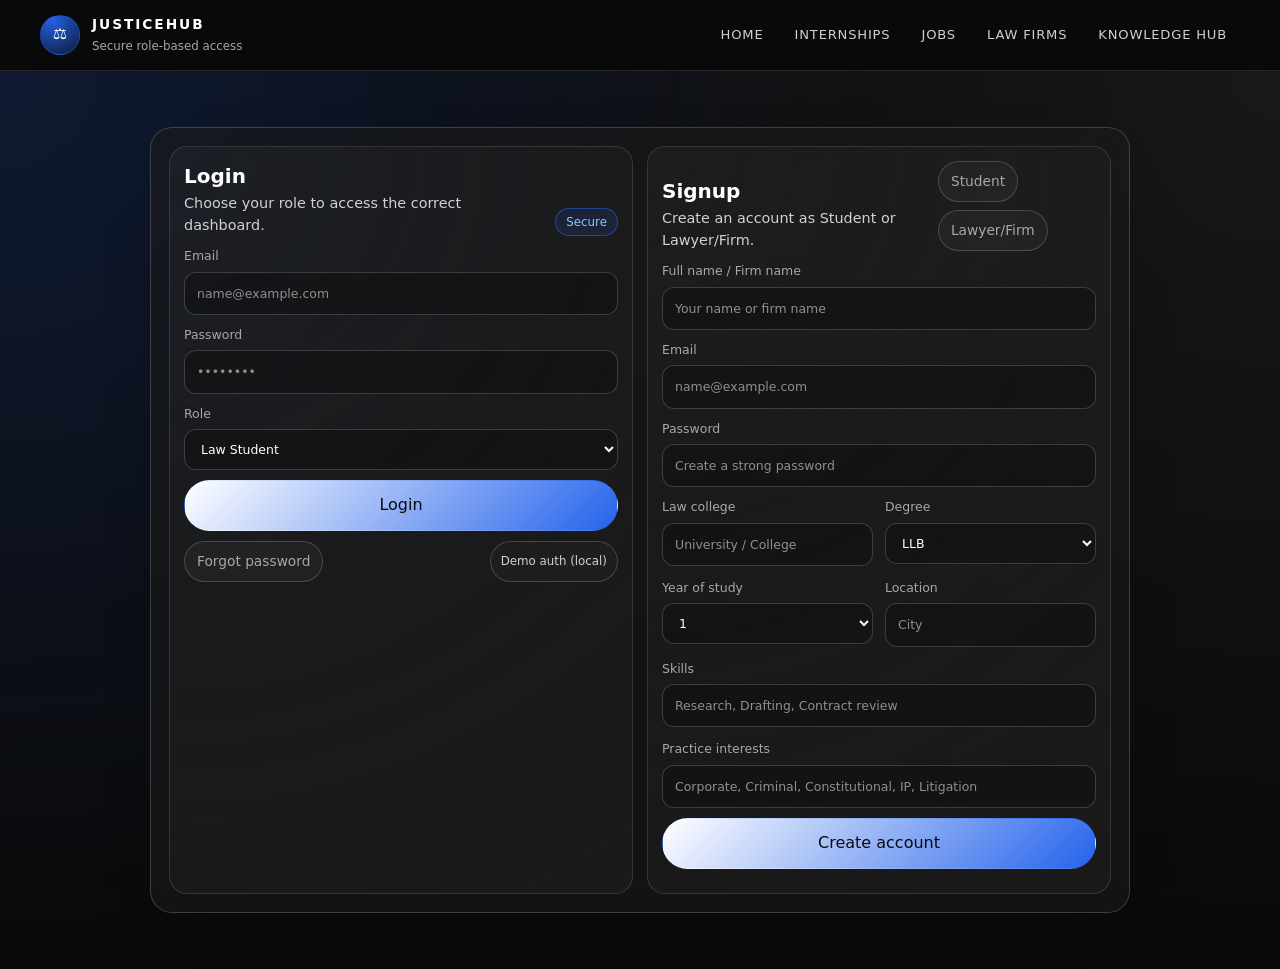
<file: legalhubtemporary/firms.html>
<!DOCTYPE html>
<html lang="en">
<head>
  <meta charset="UTF-8" />
  <meta name="viewport" content="width=device-width, initial-scale=1.0" />
  <title>JusticeHub — Law Firm Directory</title>
  <link rel="preconnect" href="https://fonts.googleapis.com" />
  <link rel="preconnect" href="https://fonts.gstatic.com" crossorigin />
  <link href="https://fonts.googleapis.com/css2?family=Inter:wght@300;400;500;600;700&family=Poppins:wght@400;500;600&display=swap" rel="stylesheet" />
  <link rel="stylesheet" href="jh.css" />
</head>
<body>
  <header class="topbar">
    <div class="container topbar-inner">
      <a class="brand" href="index.html" aria-label="JusticeHub Home">
        <span class="brand-mark" aria-hidden="true">⚖</span>
        <span class="brand-title">
          <strong>JusticeHub</strong>
          <span>Law Firm Directory</span>
        </span>
      </a>
      <nav class="nav" aria-label="Main">
        <button class="nav-toggle" type="button" aria-label="Toggle menu">
          <span></span><span></span>
        </button>
        <div class="nav-links">
          <a href="index.html">Home</a>
          <a href="internships.html">Internships</a>
          <a href="jobs.html">Jobs</a>
          <a class="active" href="firms.html">Law Firms</a>
          <a href="knowledge.html">Knowledge Hub</a>
          <span id="nav-auth-slot"></span>
        </div>
      </nav>
    </div>
  </header>

  <main class="section">
    <div class="container">
      <div class="page-title">
        <div>
          <h2 style="margin:0">Law Firms on JusticeHub</h2>
          <p>Discover verified law firms, chambers, and legal organisations.</p>
        </div>
      </div>

      <div class="layout" style="grid-template-columns: 320px minmax(0,1fr);">
        <aside class="sidebar">
          <div class="side-title">Search & Filters</div>
          <div class="grid-1">
            <label class="field">
              <span>Search</span>
              <input id="search" class="input" placeholder="Firm name or specialisation..." />
            </label>
            <label class="field">
              <span>Location</span>
              <select id="filterLocation" class="input">
                <option value="">Any</option>
              </select>
            </label>
            <label class="field">
              <span>Practice area</span>
              <select id="filterPractice" class="input">
                <option value="">Any</option>
              </select>
            </label>
            <label class="field">
              <span>Internship availability</span>
              <select id="filterIntern" class="input">
                <option value="">Any</option>
                <option value="yes">Internships open</option>
                <option value="no">No internships</option>
              </select>
            </label>
            <label class="field">
              <span>Firm size</span>
              <select id="filterSize" class="input">
                <option value="">Any</option>
                <option value="Small">Small</option>
                <option value="Medium">Medium</option>
                <option value="Large">Large</option>
              </select>
            </label>
            <label class="field">
              <span>Experience level required</span>
              <select id="filterExp" class="input">
                <option value="">Any</option>
                <option value="0-2">0–2 years</option>
                <option value="2-5">2–5 years</option>
                <option value="5+">5+ years</option>
              </select>
            </label>
            <button id="applyFilters" class="btn btn-primary btn-full" type="button">Apply filters</button>
            <button id="clearFilters" class="btn btn-ghost btn-full" type="button">Clear</button>
          </div>
        </aside>

        <section class="content">
          <div class="section-head">
            <div>
              <h2>Firms</h2>
              <p id="resultCount">—</p>
            </div>
            <span class="tag gold">Verified legal organisations</span>
          </div>

          <div id="grid" class="grid-3"></div>
          <div id="noFirms" class="card" style="display:none;margin-top:10px;">
            <h3 class="card-title">Currently no law firms are listed.</h3>
            <p class="sub" style="margin:4px 0 10px">
              Be the first firm to join Justice Hub and start reaching law students and young lawyers.
            </p>
            <div class="actions">
              <a class="btn btn-primary btn-small" href="auth.html?role=recruiter">Register Your Law Firm</a>
              <a class="btn btn-ghost btn-small" href="internships.html">Explore Legal Opportunities</a>
            </div>
          </div>
        </section>
      </div>
    </div>
  </main>

  <script src="jh.js"></script>
  <script>
    (async () => {
      await jhSeed();
      const authed = jhRequireAuth("auth.html");
      if (!authed) return;
      jhMountNav();

      const firms = await jhLoadFirms();
      const internships = await jhLoadInternships();
      const jobs = await jhLoadJobs();

      const grid = document.getElementById("grid");
      const resultCount = document.getElementById("resultCount");
      const noFirms = document.getElementById("noFirms");

      if (!firms.length) {
        grid.innerHTML = "";
        resultCount.textContent = "0 firms";
        noFirms.style.display = "block";
      }

      const locSelect = document.getElementById("filterLocation");
      const pracSelect = document.getElementById("filterPractice");
      const cities = Array.from(new Set(firms.map(f => f.city))).sort();
      locSelect.innerHTML += cities.map(c => `<option>${c}</option>`).join("");
      const practices = Array.from(new Set(firms.flatMap(f => f.practiceAreas || []))).sort();
      pracSelect.innerHTML += practices.map(p => `<option>${p}</option>`).join("");

      function firmMeta(firm) {
        const internCount = internships.filter(i => i.firmName === firm.name).length;
        const jobList = jobs.filter(j => j.firmName === firm.name);
        const jobCount = jobList.length;
        const internshipOpen = internCount > 0;
        const jobOpen = jobCount > 0;
        const size = firm.size || "—";
        let minExp = null;
        jobList.forEach(j => {
          const m = (j.eligibility || "").match(/(\d+)\s*[-–]?\s*(\d*)\s*year/i);
          if (m) { const val = parseInt(m[1], 10); if (!Number.isNaN(val) && (minExp === null || val < minExp)) minExp = val; }
        });
        let expBand = "";
        if (minExp !== null) { if (minExp <= 2) expBand = "0-2"; else if (minExp <= 5) expBand = "2-5"; else expBand = "5+"; }
        return { internshipOpen, jobOpen, size, expBand, internCount, jobCount };
      }

      function matchesFilters(firm) {
        const q = (document.getElementById("search").value || "").trim().toLowerCase();
        const floc = document.getElementById("filterLocation").value;
        const fprac = document.getElementById("filterPractice").value;
        const fintern = document.getElementById("filterIntern").value;
        const fsize = document.getElementById("filterSize").value;
        const fexp = document.getElementById("filterExp").value;
        const meta = firmMeta(firm);
        const hay = (firm.name + " " + firm.description + " " + (firm.practiceAreas || []).join(" ")).toLowerCase();
        if (q && !hay.includes(q)) return false;
        if (floc && firm.city !== floc) return false;
        if (fprac && !(firm.practiceAreas || []).includes(fprac)) return false;
        if (fintern === "yes" && !meta.internshipOpen) return false;
        if (fintern === "no" && meta.internshipOpen) return false;
        if (fsize && meta.size !== fsize) return false;
        if (fexp && meta.expBand !== fexp) return false;
        return true;
      }

      function render() {
        if (!firms.length) return;
        const filtered = firms.filter(matchesFilters);
        resultCount.textContent = `${filtered.length} firms`;
        noFirms.style.display = filtered.length ? "none" : "block";
        grid.innerHTML = filtered.map(f => {
          const meta = firmMeta(f);
          const internBadge = meta.internshipOpen ? "Internships open" : "No internships";
          const jobBadge = meta.jobOpen ? "Jobs open" : "No active jobs";
          return `
            <article class="card">
              <div class="meta">
                <span class="tag gold">${f.logoText || "LH"}</span>
                <span class="tag">${f.city}</span>
                <span class="tag">${meta.size}</span>
              </div>
              <h3 class="card-title">${f.name}</h3>
              <p class="sub" style="margin:4px 0 6px">${f.description}</p>
              <div class="meta" style="margin-bottom:6px">
                ${(f.practiceAreas || []).slice(0, 3).map(p => `<span class="tag">${p}</span>`).join("")}
              </div>
              <div class="meta" style="margin-top:4px">
                <span class="tag ${meta.internshipOpen ? "gold" : ""}">${internBadge}</span>
                <span class="tag ${meta.jobOpen ? "gold" : ""}">${jobBadge}</span>
              </div>
              <div class="row">
                <span class="tag">View details</span>
                <a class="btn btn-ghost btn-small" href="firm.html?id=${encodeURIComponent(f._id)}">View Firm Profile</a>
              </div>
            </article>
          `;
        }).join("");
      }

      document.getElementById("applyFilters").addEventListener("click", render);
      document.getElementById("clearFilters").addEventListener("click", () => {
        document.getElementById("search").value = "";
        ["filterLocation", "filterPractice", "filterIntern", "filterSize", "filterExp"].forEach(id => document.getElementById(id).value = "");
        render();
      });

      render();
    })();
  </script>
</body>
</html>
</file>
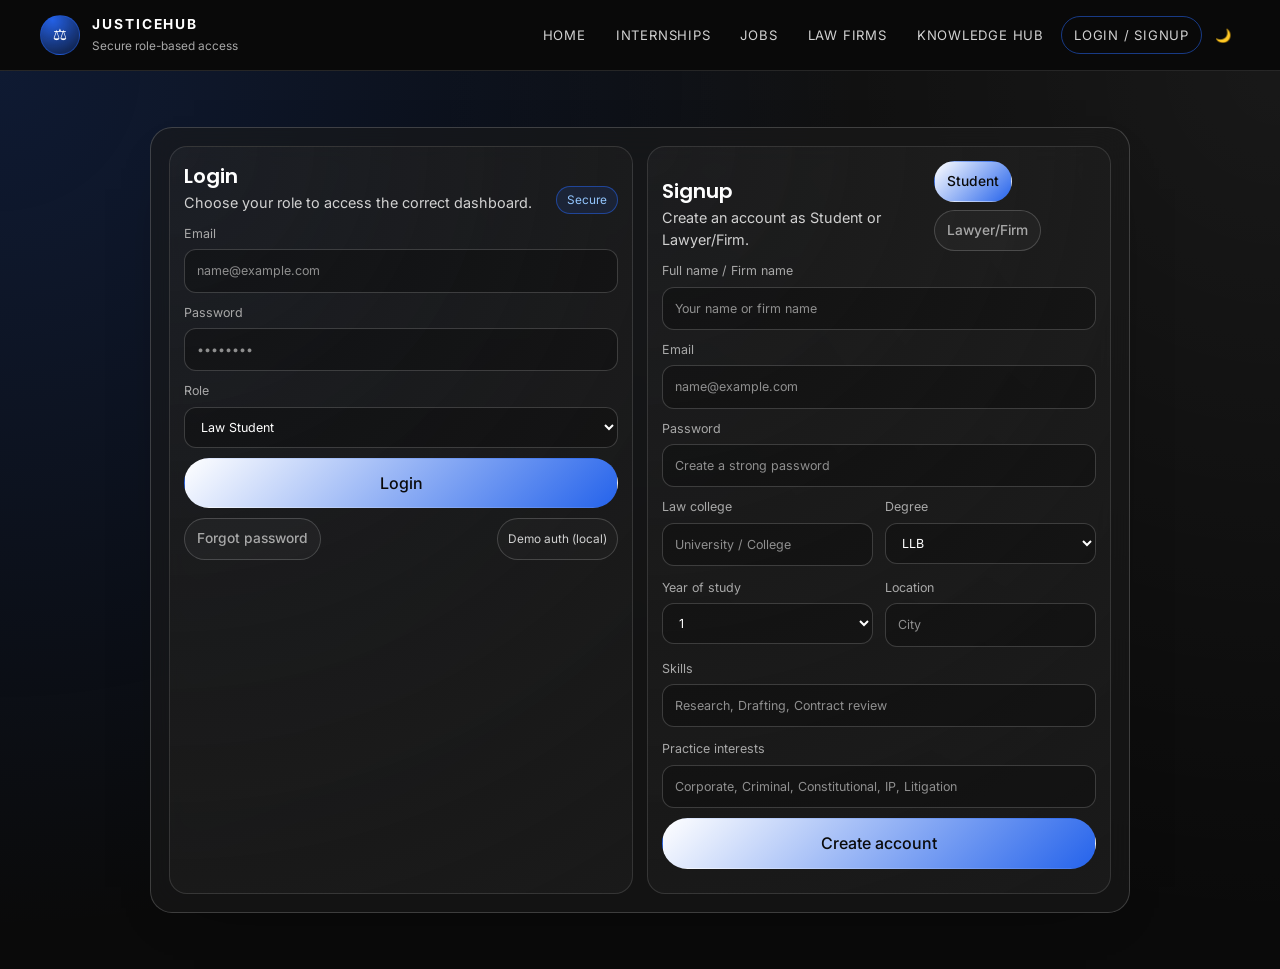
<file: legalhubtemporary/internships.html>
<!DOCTYPE html>
<html lang="en">
<head>
  <meta charset="UTF-8" />
  <meta name="viewport" content="width=device-width, initial-scale=1.0" />
  <title>JusticeHub — Internship Portal</title>
  <link rel="preconnect" href="https://fonts.googleapis.com" />
  <link rel="preconnect" href="https://fonts.gstatic.com" crossorigin />
  <link href="https://fonts.googleapis.com/css2?family=Inter:wght@300;400;500;600;700&family=Poppins:wght@400;500;600&display=swap" rel="stylesheet" />
  <link rel="stylesheet" href="jh.css" />
</head>
<body>
  <header class="topbar">
    <div class="container topbar-inner">
      <a class="brand" href="index.html" aria-label="JusticeHub Home">
        <span class="brand-mark" aria-hidden="true">⚖</span>
        <span class="brand-title">
          <strong>JusticeHub</strong>
          <span>Internship Portal</span>
        </span>
      </a>
      <nav class="nav" aria-label="Main">
        <button class="nav-toggle" type="button" aria-label="Toggle menu">
          <span></span><span></span>
        </button>
        <div class="nav-links">
          <a href="index.html">Home</a>
          <a class="active" href="internships.html">Internships</a>
          <a href="jobs.html">Jobs</a>
          <a href="firms.html">Law Firms</a>
          <a href="knowledge.html">Knowledge Hub</a>
          <span id="nav-auth-slot"></span>
        </div>
      </nav>
    </div>
  </header>

  <main class="section">
    <div class="container">
      <div class="page-title">
        <div>
          <h2 style="margin:0">Internship Finder</h2>
          <p>Filter by location, practice area, mode, stipend range, and duration.</p>
        </div>
        <a class="btn btn-ghost btn-small" href="auth.html">Login to apply</a>
      </div>

      <div class="layout" style="grid-template-columns: 320px minmax(0,1fr);">
        <aside class="sidebar">
          <div class="side-title">Filters</div>
          <div class="grid-1">
            <label class="field">
              <span>Keyword</span>
              <input id="q" class="input" placeholder="e.g., drafting, litigation" />
            </label>
            <label class="field">
              <span>Location</span>
              <select id="location" class="input">
                <option value="">Any</option>
                <option>Delhi</option>
                <option>Mumbai</option>
                <option>Bengaluru</option>
                <option>Kolkata</option>
                <option>Remote</option>
              </select>
            </label>
            <label class="field">
              <span>Practice area</span>
              <select id="practice" class="input">
                <option value="">Any</option>
                <option>Criminal Law</option>
                <option>Corporate Law</option>
                <option>Cyber Law</option>
                <option>Intellectual Property Law</option>
                <option>Constitutional Law</option>
                <option>Family Law</option>
              </select>
            </label>
            <label class="field">
              <span>Remote / Offline</span>
              <select id="mode" class="input">
                <option value="">Any</option>
                <option>Remote</option>
                <option>Hybrid</option>
                <option>In-office</option>
              </select>
            </label>
            <label class="field">
              <span>Stipend (min ₹/month)</span>
              <input id="stipendMin" class="input" type="number" min="0" placeholder="0" />
            </label>
            <label class="field">
              <span>Duration (max weeks)</span>
              <input id="durationMax" class="input" type="number" min="1" placeholder="12" />
            </label>
            <button id="applyFilters" class="btn btn-primary btn-full" type="button">Apply filters</button>
            <button id="clearFilters" class="btn btn-ghost btn-full" type="button">Clear</button>
          </div>
        </aside>

        <section class="content">
          <div class="section-head">
            <div>
              <h2>Results</h2>
              <p id="resultCount">—</p>
            </div>
            <span class="tag gold">Verified firms</span>
          </div>

          <div id="list" class="grid-2"></div>
        </section>
      </div>
    </div>
  </main>

  <!-- Detail modal -->
  <div id="modal" class="hidden" style="position:fixed;inset:0;background:rgba(0,0,0,.72);z-index:100;display:grid;place-items:center;padding:18px">
    <div class="glass" style="width:min(920px,100%);padding:16px">
      <div class="row" style="margin-top:0">
        <div>
          <h2 id="mTitle" style="margin:0 0 6px">—</h2>
          <div id="mMeta" class="meta"></div>
        </div>
        <button id="mClose" class="btn btn-ghost btn-small" type="button">Close</button>
      </div>
      <div class="grid-2" style="margin-top:12px">
        <div class="card" style="box-shadow:none">
          <h3 class="card-title">Description</h3>
          <p id="mDesc" class="sub" style="margin:0"></p>
        </div>
        <div class="card" style="box-shadow:none">
          <h3 class="card-title">Eligibility & skills</h3>
          <p id="mElig" class="sub" style="margin:0 0 10px"></p>
          <div id="mSkills" class="meta"></div>
        </div>
      </div>
      <div class="row">
        <span id="mDeadline" class="tag">Deadline: —</span>
        <div style="display:flex;gap:10px;flex-wrap:wrap">
          <button id="mSave" class="btn btn-ghost btn-small" type="button">Save</button>
          <button id="mApply" class="btn btn-primary btn-small" type="button">Apply</button>
        </div>
      </div>
      <p id="mMsg" class="meta" style="margin:10px 0 0" aria-live="polite"></p>
    </div>
  </div>

  <script src="jh.js"></script>
  <script>
    (async () => {
      await jhSeed();
      const authed = jhRequireAuth("auth.html");
      if (!authed) return;
      jhMountNav();

      let internships = await jhLoadInternships();
      const user = jhGetCurrentUser();

      const params = new URLSearchParams(location.search);
      document.getElementById("q").value = decodeURIComponent(params.get("q") || "").replace(/\+/g," ");
      document.getElementById("location").value = decodeURIComponent(params.get("location") || "");
      document.getElementById("practice").value = decodeURIComponent(params.get("practice") || "");

      const list = document.getElementById("list");
      const resultCount = document.getElementById("resultCount");

      function match(i){
        const q = (document.getElementById("q").value || "").trim().toLowerCase();
        const location = document.getElementById("location").value;
        const practice = document.getElementById("practice").value;
        const mode = document.getElementById("mode").value;
        const stipendMin = Number(document.getElementById("stipendMin").value || 0);
        const durationMax = Number(document.getElementById("durationMax").value || 0);

        const hay = `${i.title} ${i.firmName} ${i.practiceArea} ${i.location} ${i.mode} ${i.description}`.toLowerCase();
        if (q && !hay.includes(q)) return false;
        if (location && i.location !== location) return false;
        if (practice && i.practiceArea !== practice) return false;
        if (mode && i.mode !== mode) return false;
        if (stipendMin && (i.stipendMax || 0) < stipendMin) return false;
        if (durationMax && (i.durationWeeks || 0) > durationMax) return false;
        return true;
      }

      function render(){
        const filtered = internships.filter(match);
        resultCount.textContent = `${filtered.length} internships found`;
        list.innerHTML = filtered.map(i => `
          <article class="card">
            <div class="meta">
              <span class="tag gold">${i.practiceArea}</span>
              <span class="tag">${i.mode}</span>
              <span class="tag">${i.location}</span>
            </div>
            <h3 class="card-title">${i.title}</h3>
            <div class="meta">
              <span>${i.firmName}</span><span>·</span>
              <span>${jhFormatStipend(i.stipendMin, i.stipendMax)}</span>
            </div>
            <div class="row">
              <span class="tag">Duration: ${i.durationWeeks} weeks</span>
              <button class="btn btn-ghost btn-small" data-open="${i._id}" type="button">Open</button>
            </div>
          </article>
        `).join("");

        list.querySelectorAll("[data-open]").forEach(btn => {
          btn.addEventListener("click", () => openModal(btn.dataset.open));
        });
      }

      document.getElementById("applyFilters").addEventListener("click", render);
      document.getElementById("clearFilters").addEventListener("click", () => {
        ["q","location","practice","mode","stipendMin","durationMax"].forEach(id => document.getElementById(id).value = "");
        render();
      });

      const modal = document.getElementById("modal");
      let currentId = null;

      function openModal(id){
        const i = internships.find(x => x._id === id);
        if (!i) return;
        currentId = id;
        document.getElementById("mTitle").textContent = i.title;
        document.getElementById("mMeta").innerHTML = `
          <span class="tag gold">${i.practiceArea}</span>
          <span class="tag">${i.firmName}</span>
          <span class="tag">${i.location} · ${i.mode}</span>
          <span class="tag">${jhFormatStipend(i.stipendMin, i.stipendMax)}</span>
          <span class="tag">Duration: ${i.durationWeeks} weeks</span>
        `;
        document.getElementById("mDesc").textContent = i.description;
        document.getElementById("mElig").textContent = i.eligibility;
        document.getElementById("mSkills").innerHTML = (i.requiredSkills || []).map(s => `<span class="tag">${s}</span>`).join("");
        document.getElementById("mDeadline").textContent = `Deadline: ${i.deadline}`;
        document.getElementById("mMsg").textContent = "";
        modal.classList.remove("hidden");
      }

      document.getElementById("mClose").addEventListener("click", () => modal.classList.add("hidden"));
      modal.addEventListener("click", (e) => { if (e.target === modal) modal.classList.add("hidden"); });

      document.getElementById("mApply").addEventListener("click", async () => {
        if (!user || user.role !== "student"){
          document.getElementById("mMsg").textContent = "Please login as a student to apply.";
          return;
        }
        try {
          const res = await jhApply("internship", currentId);
          document.getElementById("mMsg").textContent = res.message;
        } catch (err) {
          document.getElementById("mMsg").textContent = err.message || "Already applied.";
        }
      });

      document.getElementById("mSave").addEventListener("click", async () => {
        if (!user || user.role !== "student"){
          document.getElementById("mMsg").textContent = "Please login as a student to save.";
          return;
        }
        try {
          await jhSaveOpp(currentId, "internship");
          document.getElementById("mMsg").textContent = "Saved to your dashboard.";
        } catch (err) {
          document.getElementById("mMsg").textContent = err.message || "Error saving.";
        }
      });

      render();
    })();
  </script>
</body>
</html>
</file>
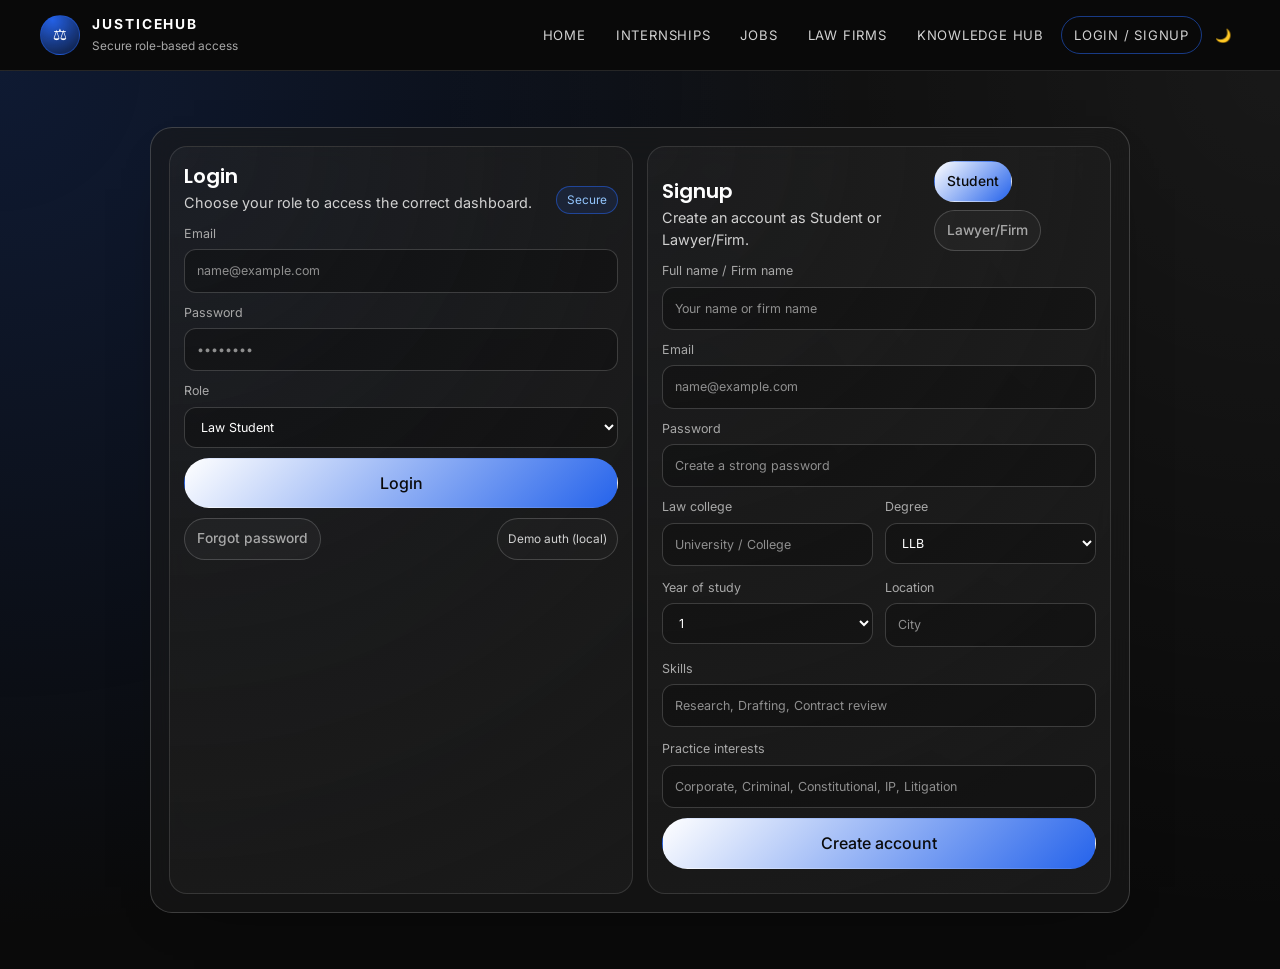
<file: legalhubtemporary/jobs.html>
<!DOCTYPE html>
<html lang="en">
<head>
  <meta charset="UTF-8" />
  <meta name="viewport" content="width=device-width, initial-scale=1.0" />
  <title>JusticeHub — Job Portal</title>
  <link rel="preconnect" href="https://fonts.googleapis.com" />
  <link rel="preconnect" href="https://fonts.gstatic.com" crossorigin />
  <link href="https://fonts.googleapis.com/css2?family=Inter:wght@300;400;500;600;700&family=Poppins:wght@400;500;600&display=swap" rel="stylesheet" />
  <link rel="stylesheet" href="jh.css" />
</head>
<body>
  <header class="topbar">
    <div class="container topbar-inner">
      <a class="brand" href="index.html" aria-label="JusticeHub Home">
        <span class="brand-mark" aria-hidden="true">⚖</span>
        <span class="brand-title">
          <strong>JusticeHub</strong>
          <span>Entry-level Job Portal</span>
        </span>
      </a>
      <nav class="nav" aria-label="Main">
        <button class="nav-toggle" type="button" aria-label="Toggle menu">
          <span></span><span></span>
        </button>
        <div class="nav-links">
          <a href="index.html">Home</a>
          <a href="internships.html">Internships</a>
          <a class="active" href="jobs.html">Jobs</a>
          <a href="firms.html">Law Firms</a>
          <a href="knowledge.html">Knowledge Hub</a>
          <span id="nav-auth-slot"></span>
        </div>
      </nav>
    </div>
  </header>

  <main class="section">
    <div class="container">
      <div class="page-title">
        <div>
          <h2 style="margin:0">Job Portal</h2>
          <p>Junior Associate, Legal Assistant, Research Associate and similar roles.</p>
        </div>
        <a class="btn btn-ghost btn-small" href="auth.html">Login to apply</a>
      </div>

      <div class="layout" style="grid-template-columns: 320px minmax(0,1fr);">
        <aside class="sidebar">
          <div class="side-title">Filters</div>
          <div class="grid-1">
            <label class="field">
              <span>Keyword</span>
              <input id="q" class="input" placeholder="e.g., junior associate, research" />
            </label>
            <label class="field">
              <span>Location</span>
              <select id="location" class="input">
                <option value="">Any</option>
                <option>Delhi</option>
                <option>Mumbai</option>
                <option>Bengaluru</option>
                <option>Kolkata</option>
                <option>Remote</option>
              </select>
            </label>
            <label class="field">
              <span>Practice area</span>
              <select id="practice" class="input">
                <option value="">Any</option>
                <option>Criminal Law</option>
                <option>Corporate Law</option>
                <option>Cyber Law</option>
                <option>Intellectual Property Law</option>
                <option>Constitutional Law</option>
                <option>Family Law</option>
              </select>
            </label>
            <label class="field">
              <span>Remote / Offline</span>
              <select id="mode" class="input">
                <option value="">Any</option>
                <option>Remote</option>
                <option>Hybrid</option>
                <option>In-office</option>
              </select>
            </label>
            <button id="applyFilters" class="btn btn-primary btn-full" type="button">Apply filters</button>
            <button id="clearFilters" class="btn btn-ghost btn-full" type="button">Clear</button>
          </div>
        </aside>

        <section class="content">
          <div class="section-head">
            <div>
              <h2>Results</h2>
              <p id="resultCount">—</p>
            </div>
            <span class="tag gold">Verified firms</span>
          </div>

          <div id="list" class="grid-2"></div>
        </section>
      </div>
    </div>
  </main>

  <!-- Detail modal -->
  <div id="modal" class="hidden" style="position:fixed;inset:0;background:rgba(0,0,0,.72);z-index:100;display:grid;place-items:center;padding:18px">
    <div class="glass" style="width:min(920px,100%);padding:16px">
      <div class="row" style="margin-top:0">
        <div>
          <h2 id="mTitle" style="margin:0 0 6px">—</h2>
          <div id="mMeta" class="meta"></div>
        </div>
        <button id="mClose" class="btn btn-ghost btn-small" type="button">Close</button>
      </div>
      <div class="grid-2" style="margin-top:12px">
        <div class="card" style="box-shadow:none">
          <h3 class="card-title">Description</h3>
          <p id="mDesc" class="sub" style="margin:0"></p>
        </div>
        <div class="card" style="box-shadow:none">
          <h3 class="card-title">Eligibility & skills</h3>
          <p id="mElig" class="sub" style="margin:0 0 10px"></p>
          <div id="mSkills" class="meta"></div>
        </div>
      </div>
      <div class="row">
        <span id="mDeadline" class="tag">Deadline: —</span>
        <div style="display:flex;gap:10px;flex-wrap:wrap">
          <button id="mSave" class="btn btn-ghost btn-small" type="button">Save</button>
          <button id="mApply" class="btn btn-primary btn-small" type="button">Apply</button>
        </div>
      </div>
      <p id="mMsg" class="meta" style="margin:10px 0 0" aria-live="polite"></p>
    </div>
  </div>

  <script src="jh.js"></script>
  <script>
    (async () => {
      await jhSeed();
      const authed = jhRequireAuth("auth.html");
      if (!authed) return;
      jhMountNav();

      let jobs = await jhLoadJobs();
      const user = jhGetCurrentUser();

      const list = document.getElementById("list");
      const resultCount = document.getElementById("resultCount");

      function match(j){
        const q = (document.getElementById("q").value || "").trim().toLowerCase();
        const location = document.getElementById("location").value;
        const practice = document.getElementById("practice").value;
        const mode = document.getElementById("mode").value;

        const hay = `${j.title} ${j.firmName} ${j.practiceArea} ${j.location} ${j.mode} ${j.description}`.toLowerCase();
        if (q && !hay.includes(q)) return false;
        if (location && j.location !== location) return false;
        if (practice && j.practiceArea !== practice) return false;
        if (mode && j.mode !== mode) return false;
        return true;
      }

      function render(){
        const filtered = jobs.filter(match);
        resultCount.textContent = `${filtered.length} jobs found`;
        list.innerHTML = filtered.map(j => `
          <article class="card">
            <div class="meta">
              <span class="tag gold">${j.practiceArea}</span>
              <span class="tag">${j.mode}</span>
              <span class="tag">${j.location}</span>
            </div>
            <h3 class="card-title">${j.title}</h3>
            <div class="meta">
              <span>${j.firmName}</span><span>·</span>
              <span>${jhFormatSalary(j.salaryMin, j.salaryMax)}</span>
            </div>
            <div class="row">
              <span class="tag">Deadline: ${j.deadline}</span>
              <button class="btn btn-ghost btn-small" data-open="${j._id}" type="button">Open</button>
            </div>
          </article>
        `).join("");

        list.querySelectorAll("[data-open]").forEach(btn => {
          btn.addEventListener("click", () => openModal(btn.dataset.open));
        });
      }

      document.getElementById("applyFilters").addEventListener("click", render);
      document.getElementById("clearFilters").addEventListener("click", () => {
        ["q","location","practice","mode"].forEach(id => document.getElementById(id).value = "");
        render();
      });

      const modal = document.getElementById("modal");
      let currentId = null;

      function openModal(id){
        const j = jobs.find(x => x._id === id);
        if (!j) return;
        currentId = id;
        document.getElementById("mTitle").textContent = j.title;
        document.getElementById("mMeta").innerHTML = `
          <span class="tag gold">${j.practiceArea}</span>
          <span class="tag">${j.firmName}</span>
          <span class="tag">${j.location} · ${j.mode}</span>
          <span class="tag">${jhFormatSalary(j.salaryMin, j.salaryMax)}</span>
        `;
        document.getElementById("mDesc").textContent = j.description;
        document.getElementById("mElig").textContent = j.eligibility;
        document.getElementById("mSkills").innerHTML = (j.requiredSkills || []).map(s => `<span class="tag">${s}</span>`).join("");
        document.getElementById("mDeadline").textContent = `Deadline: ${j.deadline}`;
        document.getElementById("mMsg").textContent = "";
        modal.classList.remove("hidden");
      }

      document.getElementById("mClose").addEventListener("click", () => modal.classList.add("hidden"));
      modal.addEventListener("click", (e) => { if (e.target === modal) modal.classList.add("hidden"); });

      document.getElementById("mApply").addEventListener("click", async () => {
        if (!user || user.role !== "student"){
          document.getElementById("mMsg").textContent = "Please login as a student to apply.";
          return;
        }
        try {
          const res = await jhApply("job", currentId);
          document.getElementById("mMsg").textContent = res.message;
        } catch (err) {
          document.getElementById("mMsg").textContent = err.message || "Already applied.";
        }
      });

      document.getElementById("mSave").addEventListener("click", async () => {
        if (!user || user.role !== "student"){
          document.getElementById("mMsg").textContent = "Please login as a student to save.";
          return;
        }
        try {
          await jhSaveOpp(currentId, "job");
          document.getElementById("mMsg").textContent = "Saved to your dashboard.";
        } catch (err) {
          document.getElementById("mMsg").textContent = err.message || "Error saving.";
        }
      });

      render();
    })();
  </script>
</body>
</html>
</file>
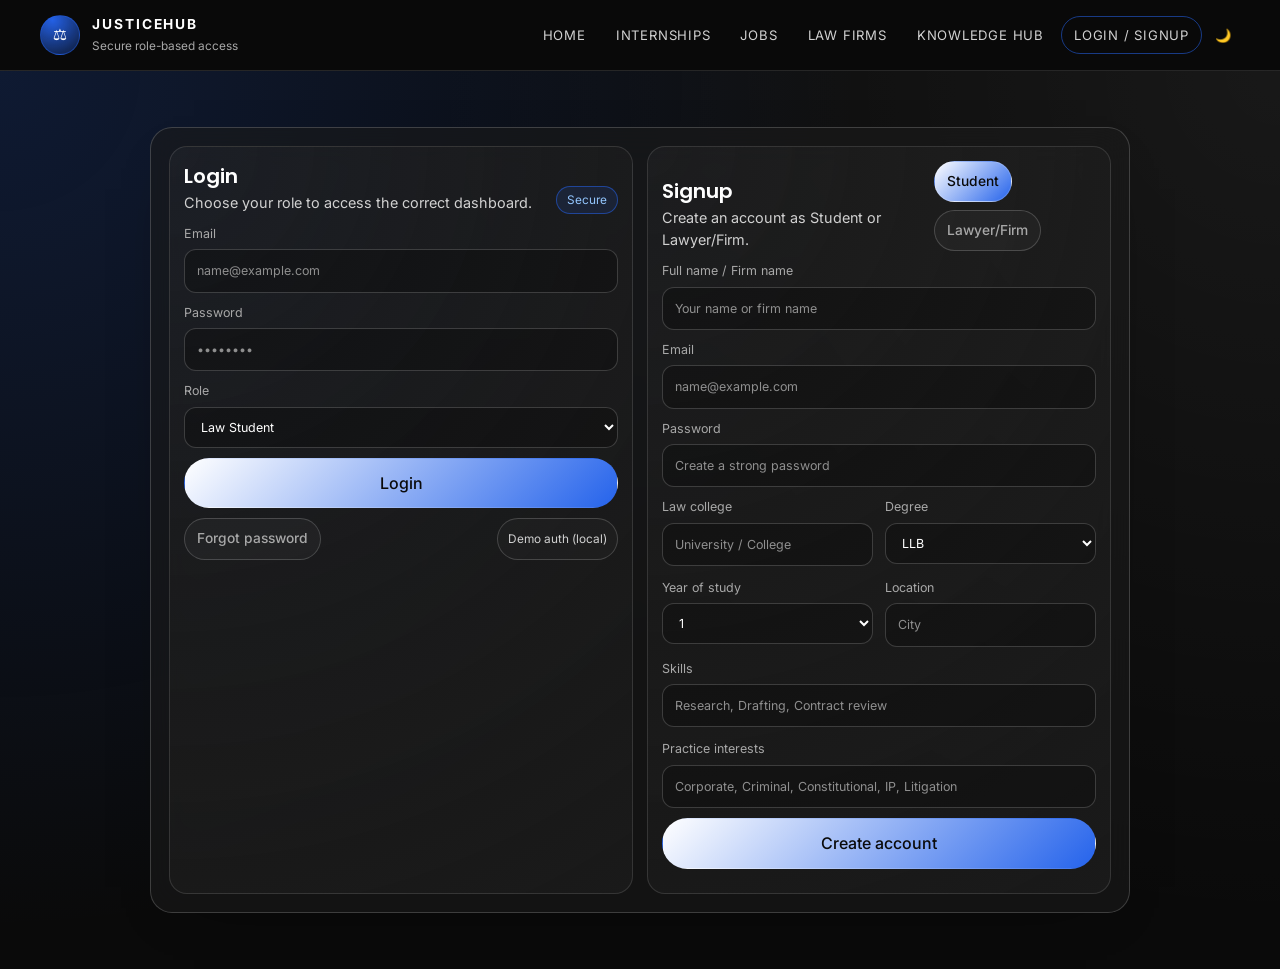
<file: legalhubtemporary/knowledge.html>
<!DOCTYPE html>
<html lang="en">
<head>
  <meta charset="UTF-8" />
  <meta name="viewport" content="width=device-width, initial-scale=1.0" />
  <title>Legal Knowledge Center – JusticeHub</title>
  <link rel="preconnect" href="https://fonts.googleapis.com" />
  <link rel="preconnect" href="https://fonts.gstatic.com" crossorigin />
  <link href="https://fonts.googleapis.com/css2?family=Inter:wght@300;400;500;600;700&family=Poppins:wght@400;500;600&display=swap" rel="stylesheet" />
  <link rel="stylesheet" href="jh.css" />
</head>
<body>
  <header class="topbar">
    <div class="container topbar-inner">
      <a class="brand" href="index.html" aria-label="JusticeHub Home">
        <span class="brand-mark" aria-hidden="true">⚖</span>
        <span class="brand-title">
          <strong>JusticeHub</strong>
          <span>Legal Knowledge Center</span>
        </span>
      </a>
      <nav class="nav" aria-label="Main">
        <button class="nav-toggle" type="button" aria-label="Toggle menu">
          <span></span><span></span>
        </button>
        <div class="nav-links">
          <a href="index.html">Home</a>
          <a href="internships.html">Internships</a>
          <a href="jobs.html">Jobs</a>
          <a href="firms.html">Law Firms</a>
          <a class="active" href="knowledge.html">Knowledge Hub</a>
          <span id="nav-auth-slot"></span>
        </div>
      </nav>
    </div>
  </header>

  <main>
    <section class="knowledge-hero">
      <div class="container">
        <header class="knowledge-head">
          <h1>Legal Knowledge Center – Justice Hub</h1>
          <p>
            This page provides basic educational information about important areas of Indian law. It is designed to
            help students and general users understand key legal concepts in simple language.
          </p>
        </header>

        <div class="knowledge-toolbar">
          <div class="knowledge-search">
            <input id="searchInput" class="input" placeholder="Search law topics, e.g. bail, dowry, cyber crime..." />
            <button id="searchBtn" class="btn btn-primary" type="button">Search</button>
          </div>
          <div class="pill-row" aria-label="Filter by category">
            <button class="pill pill-active" data-filter="all" type="button">All</button>
            <button class="pill" data-filter="Criminal" type="button">Criminal</button>
            <button class="pill" data-filter="Family" type="button">Family</button>
            <button class="pill" data-filter="Property" type="button">Property</button>
            <button class="pill" data-filter="Cyber" type="button">Cyber</button>
            <button class="pill" data-filter="Consumer" type="button">Consumer</button>
            <button class="pill" data-filter="Workplace" type="button">Workplace</button>
          </div>
        </div>
      </div>
    </section>

    <section class="section">
      <div class="container">
        <div id="lawGrid" class="grid-3">
          <!-- Cards inserted by script -->
        </div>
        <p id="emptyMsg" class="sub" style="margin-top:12px;display:none">No topics match your search. Try a broader keyword or different category.</p>

        <p class="disclaimer">
          Disclaimer: The information on this page is for educational purposes only and does not constitute professional
          legal advice. For advice on specific cases or legal problems, please consult a qualified advocate or legal
          professional registered with the appropriate Bar Council.
        </p>
      </div>
    </section>
  </main>

  <script src="jh.js"></script>
  <script>
    (async () => {
      await jhSeed();
      const authed = jhRequireAuth("auth.html");
      if (!authed) return;
      jhMountNav();

    const topics = [
      {
        id: "criminal-law",
        icon: "⚖",
        heading: "Criminal Law",
        category: "Criminal",
        summary:
          "Criminal law deals with offences against the State and society, such as theft, assault, cheating, and serious crimes like murder.",
        provision:
          "Key statutes: Indian Penal Code, 1860 (IPC) and Code of Criminal Procedure, 1973 (CrPC).",
        detail:
          "Criminal cases usually begin with an FIR or complaint, followed by investigation, charge sheet, trial, and appeal. IPC defines offences and punishments, while CrPC lays down the procedure for investigation, arrest, bail, trial, and appeals. Rights of the accused and victims are protected through constitutional safeguards (Articles 20–22) and judicial guidelines.",
      },
      {
        id: "attempt-to-murder",
        icon: "🛡",
        heading: "Attempt to Murder",
        category: "Criminal",
        summary:
          "Attempt to murder is a serious offence where a person intends to cause death and takes a direct step towards it, even if death does not occur.",
        provision: "Key provision: Section 307 of the Indian Penal Code, 1860.",
        detail:
          "Under Section 307 IPC, the court looks at intention, weapon used, nature of injuries, and surrounding circumstances. The offence is non-bailable and cognizable. Punishment can extend to ten years imprisonment, or even life imprisonment if hurt is caused. The focus is on the intention and act, not only the result.",
      },
      {
        id: "divorce-law",
        icon: "💔",
        heading: "Divorce Law",
        category: "Family",
        summary:
          "Divorce law governs how a marriage can be legally dissolved, including grounds, procedure, and rights of spouses.",
        provision:
          "Key statutes: Hindu Marriage Act, 1955; Special Marriage Act, 1954; personal laws for other religions.",
        detail:
          "Grounds for divorce typically include cruelty, desertion, adultery, conversion, mental disorder, or irretrievable breakdown (in certain cases). There are provisions for mutual consent divorce, where both parties agree to separate. Issues like maintenance, alimony, child custody, and property rights are decided by the court taking into account the welfare of children and financial circumstances of the parties.",
      },
      {
        id: "harassment-law",
        icon: "🚫",
        heading: "Harassment Law",
        category: "Criminal",
        summary:
          "Harassment can include unwanted physical or verbal conduct, stalking, or sexual harassment in public, private, or online spaces.",
        provision:
          "Key provisions: Section 354A IPC (sexual harassment) and the Sexual Harassment of Women at Workplace (Prevention, Prohibition and Redressal) Act, 2013 (POSH Act).",
        detail:
          "Section 354A IPC penalises unwelcome physical contact, demands for sexual favours, showing pornography, and sexually coloured remarks. The POSH Act requires workplaces with 10+ employees to set up an Internal Complaints Committee, follow a defined procedure, and provide a safe work environment. Complaints must be handled confidentially and promptly.",
      },
      {
        id: "domestic-violence",
        icon: "🏠",
        heading: "Domestic Violence Law",
        category: "Family",
        summary:
          "Domestic violence covers physical, emotional, verbal, sexual, and economic abuse within a household, not limited to husband and wife.",
        provision:
          "Key statute: Protection of Women from Domestic Violence Act, 2005 (PWDVA).",
        detail:
          "The PWDVA is a civil law providing protection orders, residence orders, monetary relief, custody orders, and compensation. It recognises various forms of abuse and allows women in domestic relationships to seek relief from Magistrate courts. Proceedings are meant to be summary and victim-friendly, with the help of Protection Officers and service providers.",
      },
      {
        id: "dowry-law",
        icon: "🎁",
        heading: "Dowry Law",
        category: "Family",
        summary:
          "Dowry laws aim to prevent the giving and taking of dowry in connection with marriage and to punish related cruelty.",
        provision:
          "Key statutes: Dowry Prohibition Act, 1961 and Section 498A IPC (cruelty by husband or relatives).",
        detail:
          "The Dowry Prohibition Act makes giving, taking, or demanding dowry an offence. Section 498A IPC punishes cruelty by husband or his relatives, including harassment for dowry. Courts have also issued guidelines to prevent misuse while ensuring protection of women. Evidence like messages, financial records, and witness statements can be important.",
      },
      {
        id: "cyber-law",
        icon: "💻",
        heading: "Cyber Law",
        category: "Cyber",
        summary:
          "Cyber law deals with offences and rights related to computers, the internet, digital data, and online behaviour.",
        provision:
          "Key statute: Information Technology Act, 2000 (as amended) and relevant sections of IPC for cyber offences.",
        detail:
          "The IT Act covers hacking, unauthorised access, data theft, identity theft, cyber terrorism, and publication of obscene material online. It also gives legal recognition to electronic records and digital signatures. Many cyber offences are investigated by specialised cyber cells. Digital evidence like logs, IP addresses, and device data is crucial.",
      },
      {
        id: "property-law",
        icon: "📜",
        heading: "Property Law",
        category: "Property",
        summary:
          "Property law governs ownership, transfer, and inheritance of movable and immovable property.",
        provision:
          "Key statutes: Transfer of Property Act, 1882; Registration Act, 1908; Indian Succession Act, 1925; various state land laws.",
        detail:
          "Property law covers sale, gift, lease, mortgage, and exchange of property. Valid transfer often requires a written instrument, proper execution, and registration. Inheritance rules may depend on personal laws (e.g., Hindu Succession Act). Due diligence and clear title are critical in property transactions.",
      },
      {
        id: "consumer-law",
        icon: "🛒",
        heading: "Consumer Law",
        category: "Consumer",
        summary:
          "Consumer law protects buyers of goods and services against unfair trade practices, defective products, and deficient services.",
        provision:
          "Key statute: Consumer Protection Act, 2019.",
        detail:
          "The Act recognises rights such as the right to safety, information, choice, and redressal. Consumers can file complaints before District, State, or National Commissions depending on the value involved. Issues include defective products, deficient services, misleading advertisements, and overcharging. Online and e-commerce transactions are also covered.",
      },
      {
        id: "workplace-law",
        icon: "🏢",
        heading: "Workplace / Labour Law",
        category: "Workplace",
        summary:
          "Workplace or labour laws regulate conditions of employment, wages, working hours, safety, and social security of workers and employees.",
        provision:
          "Key laws include: Industrial Disputes Act, various labour codes (e.g., Code on Wages, Code on Social Security), and state-specific Shops and Establishments Acts.",
        detail:
          "Labour law covers topics like minimum wages, overtime, leave, termination, retrenchment, and dispute resolution mechanisms. Recent labour codes seek to consolidate and simplify multiple older laws. Compliance obligations often differ for factories, shops, and establishments, and between workmen and managerial staff.",
      },
      {
        id: "family-law",
        icon: "👨‍👩‍👧",
        heading: "Family Law",
        category: "Family",
        summary:
          "Family law governs marriage, divorce, adoption, maintenance, guardianship, and succession, often based on religion-specific personal laws.",
        provision:
          "Key statutes include: Hindu Marriage Act, 1955; Hindu Succession Act, 1956; Special Marriage Act, 1954; personal laws for Muslims, Christians, Parsis, etc.",
        detail:
          "Family disputes often involve questions of legitimacy, custody, maintenance, and inheritance. Courts usually prioritise the welfare of children in custody matters. Inter-faith and inter-caste marriages are governed by the Special Marriage Act, which provides a secular route with specific procedural requirements.",
      },
      {
        id: "domestic-violence-law",
        icon: "🛡",
        heading: "Domestic Violence & Protection",
        category: "Family",
        summary:
          "This area overlaps with family and criminal law, focusing on protection of women and other vulnerable persons within households.",
        provision:
          "Key statutes: Protection of Women from Domestic Violence Act, 2005 and relevant provisions of IPC.",
        detail:
          "The Act allows for residence orders, protection orders, monetary relief, and compensation. It applies not only to wives but also to women in domestic relationships such as live-in partners, sisters, and mothers. Proceedings are meant to be swift and supportive, with Protection Officers assisting complainants.",
      },
    ];

    const grid = document.getElementById("lawGrid");
    const emptyMsg = document.getElementById("emptyMsg");

    function renderCards() {
      grid.innerHTML = topics
        .map(
          (t) => `
        <article class="card law-card" data-category="${t.category}" data-search="${(t.heading + ' ' + t.summary + ' ' + t.detail + ' ' + t.provision + ' ' + t.category).toLowerCase()}">
          <div class="law-icon" aria-hidden="true">${t.icon}</div>
          <h2 class="card-title">${t.heading}</h2>
          <p class="sub" style="margin:4px 0 4px">${t.summary}</p>
          <p class="law-meta"><strong>Key Indian law:</strong> ${t.provision}</p>
          <div class="law-toggle">
            <button class="btn btn-ghost btn-small" type="button" data-toggle="${t.id}">Read more</button>
          </div>
          <div class="accordion-body" id="${t.id}">
            <p>${t.detail}</p>
          </div>
        </article>
      `,
        )
        .join("");
    }

    renderCards();

    function applyFilterAndSearch() {
      const activePill = document.querySelector(".pill.pill-active");
      const category = activePill ? activePill.getAttribute("data-filter") : "all";
      const q = (document.getElementById("searchInput").value || "").trim().toLowerCase();

      let visibleCount = 0;
      grid.querySelectorAll(".law-card").forEach((card) => {
        const cat = card.getAttribute("data-category");
        const hay = card.getAttribute("data-search") || "";
        const categoryMatch = category === "all" || cat === category;
        const searchMatch = !q || hay.includes(q);
        const show = categoryMatch && searchMatch;
        card.style.display = show ? "" : "none";
        if (show) visibleCount++;
      });

      emptyMsg.style.display = visibleCount ? "none" : "block";
    }

    document.querySelectorAll(".pill").forEach((pill) => {
      pill.addEventListener("click", () => {
        document.querySelectorAll(".pill").forEach((p) => p.classList.remove("pill-active"));
        pill.classList.add("pill-active");
        applyFilterAndSearch();
      });
    });

    document.getElementById("searchBtn").addEventListener("click", applyFilterAndSearch);
    document.getElementById("searchInput").addEventListener("input", applyFilterAndSearch);

    // Accordion read more
    grid.addEventListener("click", (e) => {
      const btn = e.target.closest("[data-toggle]");
      if (!btn) return;
      const id = btn.getAttribute("data-toggle");
      const body = document.getElementById(id);
      if (!body) return;
      const isOpen = body.classList.contains("open");
      if (isOpen) {
        body.style.maxHeight = "0px";
        body.classList.remove("open");
        btn.textContent = "Read more";
      } else {
        body.classList.add("open");
        body.style.maxHeight = body.scrollHeight + "px";
        btn.textContent = "Read less";
      }
    });
    })();
  </script>
</body>
</html>
</file>
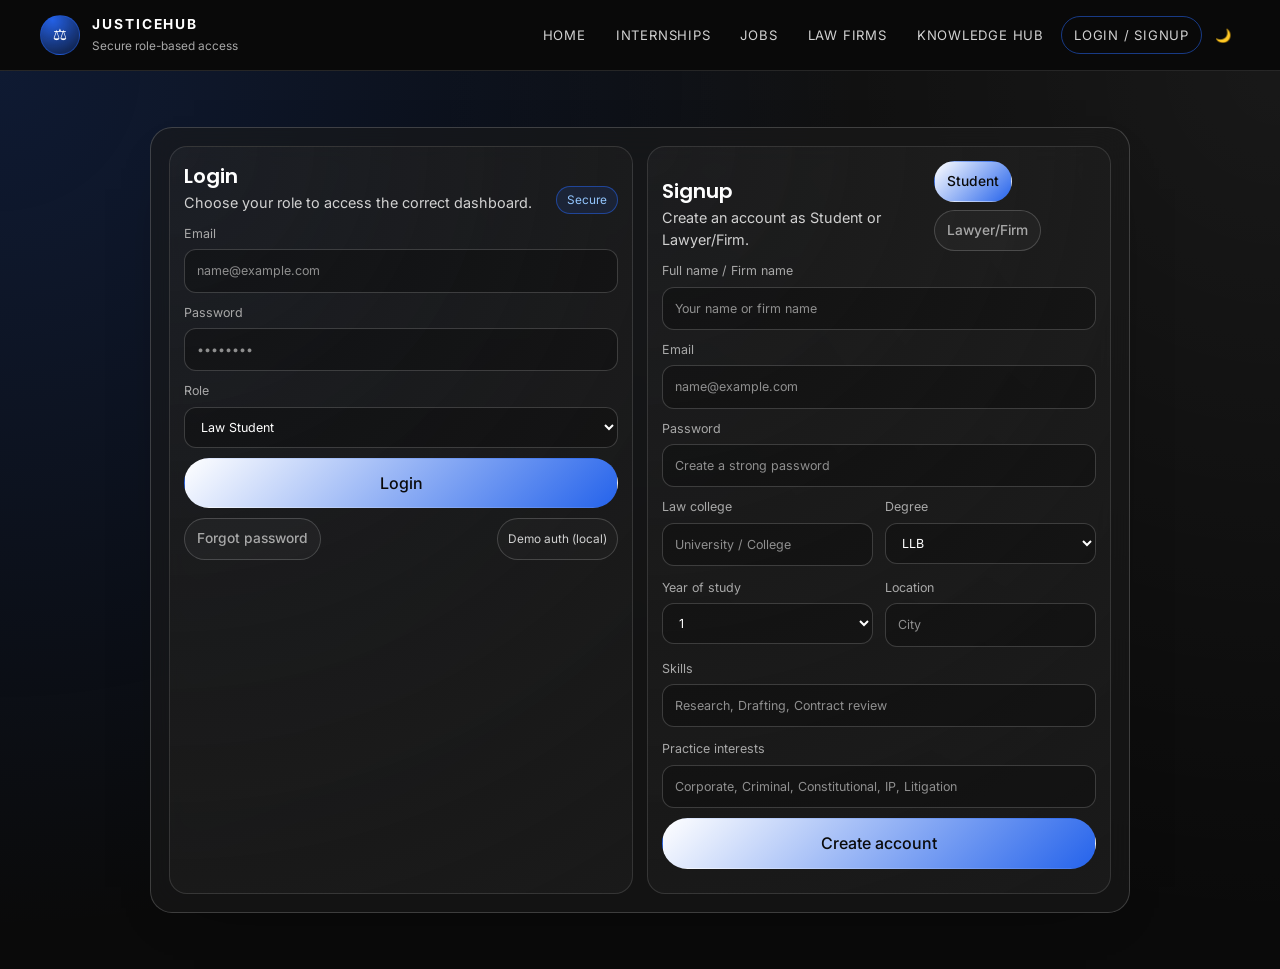
<file: legalhubtemporary/notifications.html>
<!DOCTYPE html>
<html lang="en">
<head>
  <meta charset="UTF-8" />
  <meta name="viewport" content="width=device-width, initial-scale=1.0" />
  <title>JusticeHub — Notifications</title>
  <link rel="preconnect" href="https://fonts.googleapis.com" />
  <link rel="preconnect" href="https://fonts.gstatic.com" crossorigin />
  <link href="https://fonts.googleapis.com/css2?family=Inter:wght@300;400;500;600;700&family=Poppins:wght@400;500;600&display=swap" rel="stylesheet" />
  <link rel="stylesheet" href="jh.css" />
</head>
<body>
  <header class="topbar">
    <div class="container topbar-inner">
      <a class="brand" href="index.html" aria-label="JusticeHub Home">
        <span class="brand-mark" aria-hidden="true">⚖</span>
        <span class="brand-title">
          <strong>JusticeHub</strong>
          <span>Student Notifications</span>
        </span>
      </a>
      <nav class="nav" aria-label="Student navigation">
        <button class="nav-toggle" type="button" aria-label="Toggle menu">
          <span></span><span></span>
        </button>
        <div class="nav-links">
          <a href="index.html">Home</a>
          <a href="internships.html">Internships</a>
          <a href="jobs.html">Jobs</a>
          <a href="firms.html">Law Firms</a>
          <a href="knowledge.html">Knowledge Hub</a>
          <span id="nav-auth-slot"></span>
        </div>
      </nav>
    </div>
  </header>

  <main class="section">
    <div class="container">
      <div class="layout">
        <aside class="sidebar">
          <div class="side-title">Student Menu</div>
          <div class="side-links">
            <a href="student-dashboard.html">Dashboard</a>
            <a href="student-profile.html">My Profile</a>
            <a href="internships.html">Internship Finder</a>
            <a href="jobs.html">Job Portal</a>
            <a href="tracker.html">Application Tracker</a>
            <a href="saved.html">Saved Opportunities</a>
            <a href="knowledge.html">Knowledge Hub</a>
            <a class="active" href="notifications.html">Notifications</a>
          </div>
        </aside>

        <section class="content">
          <div class="page-title">
            <div>
              <h2 style="margin:0">Notifications</h2>
              <p>Updates about your applications and platform activity.</p>
            </div>
          </div>

          <section class="card">
            <div class="section-head" style="margin-bottom:10px">
              <div>
                <h2 style="margin:0">Application updates</h2>
                <p>When an internship or job status changes, it appears here.</p>
              </div>
              <a class="btn btn-ghost btn-small" href="tracker.html">View full tracker</a>
            </div>
            <div id="appNotifications" class="grid-1"></div>
          </section>

          <div style="height:14px"></div>

          <section class="card">
            <div class="section-head" style="margin-bottom:10px">
              <div>
                <h2 style="margin:0">System messages</h2>
                <p>General tips and announcements from JusticeHub.</p>
              </div>
            </div>
            <div id="systemNotifications" class="grid-1"></div>
          </section>
        </section>
      </div>
    </div>
  </main>

  <script src="jh.js"></script>
  <script>
    jhSeed();
    const user = jhRequireRole(["student"]);
    jhMountNav();

    const internships = jhLoad(JH_KEYS.internships, []);
    const jobs = jhLoad(JH_KEYS.jobs, []);
    const apps = jhLoad(JH_KEYS.applications, []).filter(a => a.userId === user.id);

    const byId = (type, id) => type === "internship"
      ? internships.find(x => x.id === id)
      : jobs.find(x => x.id === id);

    const appBox = document.getElementById("appNotifications");
    if (!apps.length) {
      appBox.innerHTML = `<p class="sub" style="margin:0">No application notifications yet. Apply to internships or jobs to receive updates here.</p>`;
    } else {
      appBox.innerHTML = apps
        .sort((a,b) => (b.createdAt||"").localeCompare(a.createdAt||""))
        .slice(0, 10)
        .map(a => {
          const item = byId(a.type, a.listingId) || {};
          const date = (a.createdAt || "").slice(0,10);
          return `
            <div class="card" style="box-shadow:none">
              <div class="meta">
                <span class="tag gold">${a.type === "internship" ? "Internship" : "Job"}</span>
                <span class="tag">${a.status}</span>
                ${date ? `<span class="tag">${date}</span>` : ""}
              </div>
              <h3 class="card-title">${item.title || "Application"}</h3>
              <div class="meta">
                <span>${item.firmName || ""}</span>
              </div>
            </div>
          `;
        })
        .join("");
    }

    const systemBox = document.getElementById("systemNotifications");
    systemBox.innerHTML = `
      <div class="card" style="box-shadow:none">
        <div class="meta">
          <span class="tag gold">Tip</span>
        </div>
        <h3 class="card-title">Customise your dashboard</h3>
        <p class="sub" style="margin:4px 0 0">
          Update your profile (skills, interests, location) in the “My Profile” section to change which internships are
          recommended on your dashboard.
        </p>
      </div>
      <div class="card" style="box-shadow:none;margin-top:8px">
        <div class="meta">
          <span class="tag gold">Reminder</span>
        </div>
        <h3 class="card-title">Track your applications</h3>
        <p class="sub" style="margin:4px 0 0">
          Use the Application Tracker page to see all internships and jobs you have applied to, along with their latest status.
        </p>
      </div>
    `;
  </script>
</body>
</html>
</file>
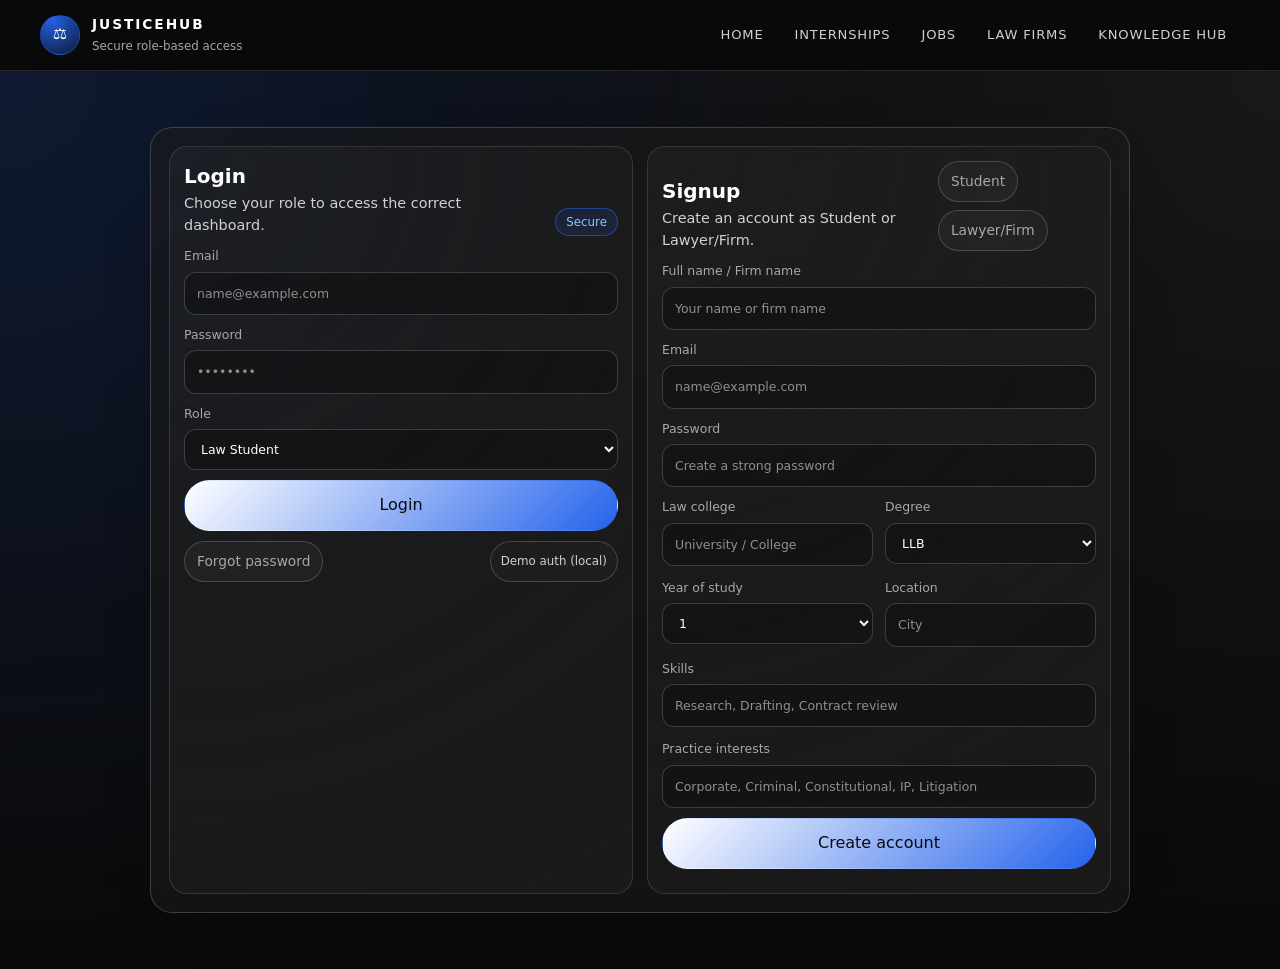
<file: legalhubtemporary/recruiter-dashboard.html>
<!DOCTYPE html>
<html lang="en">
<head>
  <meta charset="UTF-8" />
  <meta name="viewport" content="width=device-width, initial-scale=1.0" />
  <title>JusticeHub — Lawyer / Firm Dashboard</title>
  <link rel="preconnect" href="https://fonts.googleapis.com" />
  <link rel="preconnect" href="https://fonts.gstatic.com" crossorigin />
  <link href="https://fonts.googleapis.com/css2?family=Inter:wght@300;400;500;600;700&family=Poppins:wght@400;500;600&display=swap" rel="stylesheet" />
  <link rel="stylesheet" href="jh.css" />
</head>
<body>
  <header class="topbar">
    <div class="container topbar-inner">
      <a class="brand" href="index.html" aria-label="JusticeHub Home">
        <span class="brand-mark" aria-hidden="true">⚖</span>
        <span class="brand-title">
          <strong>JusticeHub</strong>
          <span>Lawyer / Firm Portal</span>
        </span>
      </a>
      <nav class="nav" aria-label="Recruiter navigation">
        <button class="nav-toggle" type="button" aria-label="Toggle menu">
          <span></span><span></span>
        </button>
        <div class="nav-links">
          <a href="index.html">Home</a>
          <a href="internships.html">Internships</a>
          <a href="jobs.html">Jobs</a>
          <a href="firms.html">Law Firms</a>
          <a href="knowledge.html">Knowledge Hub</a>
          <span id="nav-auth-slot"></span>
        </div>
      </nav>
    </div>
  </header>

  <main class="section">
    <div class="container">
      <div class="layout">
        <aside class="sidebar">
          <div class="side-title">Lawyer / Firm Menu</div>
          <div class="side-links">
            <a class="active" href="recruiter-dashboard.html">Dashboard</a>
          </div>
        </aside>

        <section class="content">
          <div class="page-title">
            <div>
              <h2 id="hello" style="margin:0">Recruitment Dashboard</h2>
              <p>Post internships and jobs, and review student applications.</p>
            </div>
          </div>

          <div class="grid-3">
            <article class="card">
              <div class="meta"><span class="tag gold">Internships posted</span></div>
              <h3 class="card-title" id="stat-interns">—</h3>
              <div class="meta"><span>Active internship listings you created</span></div>
            </article>
            <article class="card">
              <div class="meta"><span class="tag gold">Jobs posted</span></div>
              <h3 class="card-title" id="stat-jobs">—</h3>
              <div class="meta"><span>Entry-level roles you created</span></div>
            </article>
            <article class="card">
              <div class="meta"><span class="tag gold">Applications received</span></div>
              <h3 class="card-title" id="stat-apps">—</h3>
              <div class="meta"><span>Student applications for your listings</span></div>
            </article>
          </div>

          <div style="height:14px"></div>

          <div class="grid-2">
            <!-- Post Internship -->
            <section class="card">
              <div class="section-head" style="margin-bottom:10px">
                <div>
                  <h2 style="margin:0">Post Internship</h2>
                  <p>Create internship opportunities visible to students in the portal.</p>
                </div>
              </div>
              <form id="internForm" class="grid-2">
                <label class="field">
                  <span>Title</span>
                  <input id="iTitle" class="input" required placeholder="e.g. Litigation Intern" />
                </label>
                <label class="field">
                  <span>Practice area</span>
                  <input id="iPractice" class="input" required placeholder="e.g. Criminal Law" />
                </label>
                <label class="field">
                  <span>Location</span>
                  <input id="iLocation" class="input" required placeholder="City or Remote" />
                </label>
                <label class="field">
                  <span>Mode</span>
                  <select id="iMode" class="input">
                    <option>In-office</option>
                    <option>Hybrid</option>
                    <option>Remote</option>
                  </select>
                </label>
                <label class="field">
                  <span>Stipend min (₹/month)</span>
                  <input id="iStipMin" type="number" min="0" class="input" placeholder="0" />
                </label>
                <label class="field">
                  <span>Stipend max (₹/month)</span>
                  <input id="iStipMax" type="number" min="0" class="input" placeholder="0" />
                </label>
                <label class="field">
                  <span>Duration (weeks)</span>
                  <input id="iDuration" type="number" min="1" class="input" placeholder="8" />
                </label>
                <label class="field">
                  <span>Application deadline</span>
                  <input id="iDeadline" type="date" class="input" />
                </label>
                <label class="field" style="grid-column:1/-1">
                  <span>Description</span>
                  <textarea id="iDesc" class="input" rows="2" placeholder="Short description of work, exposure, and expectations"></textarea>
                </label>
                <label class="field" style="grid-column:1/-1">
                  <span>Eligibility</span>
                  <textarea id="iElig" class="input" rows="2" placeholder="Preferred year, skills, or prior experience"></textarea>
                </label>
                <label class="field" style="grid-column:1/-1">
                  <span>Required skills (comma separated)</span>
                  <input id="iSkills" class="input" placeholder="Research, Drafting, Court visits" />
                </label>
                <div style="grid-column:1/-1;display:flex;justify-content:flex-end;gap:10px;margin-top:4px">
                  <button class="btn btn-ghost btn-small" type="reset">Clear</button>
                  <button class="btn btn-primary btn-small" type="submit">Post Internship</button>
                </div>
                <p id="iMsg" class="meta" style="grid-column:1/-1;margin:4px 0 0" aria-live="polite"></p>
              </form>
            </section>

            <!-- Post Job -->
            <section class="card">
              <div class="section-head" style="margin-bottom:10px">
                <div>
                  <h2 style="margin:0">Post Job</h2>
                  <p>Publish entry-level legal roles for JusticeHub students.</p>
                </div>
              </div>
              <form id="jobForm" class="grid-2">
                <label class="field">
                  <span>Title</span>
                  <input id="jTitle" class="input" required placeholder="e.g. Junior Associate" />
                </label>
                <label class="field">
                  <span>Practice area</span>
                  <input id="jPractice" class="input" required placeholder="e.g. Corporate Law" />
                </label>
                <label class="field">
                  <span>Location</span>
                  <input id="jLocation" class="input" required placeholder="City or Remote" />
                </label>
                <label class="field">
                  <span>Mode</span>
                  <select id="jMode" class="input">
                    <option>In-office</option>
                    <option>Hybrid</option>
                    <option>Remote</option>
                  </select>
                </label>
                <label class="field">
                  <span>Salary min (₹/year)</span>
                  <input id="jSalMin" type="number" min="0" class="input" placeholder="500000" />
                </label>
                <label class="field">
                  <span>Salary max (₹/year)</span>
                  <input id="jSalMax" type="number" min="0" class="input" placeholder="800000" />
                </label>
                <label class="field">
                  <span>Application deadline</span>
                  <input id="jDeadline" type="date" class="input" />
                </label>
                <label class="field" style="grid-column:1/-1">
                  <span>Description</span>
                  <textarea id="jDesc" class="input" rows="2" placeholder="Role responsibilities and expectations"></textarea>
                </label>
                <label class="field" style="grid-column:1/-1">
                  <span>Eligibility</span>
                  <textarea id="jElig" class="input" rows="2" placeholder="PQE band, preferred background, skills"></textarea>
                </label>
                <label class="field" style="grid-column:1/-1">
                  <span>Required skills (comma separated)</span>
                  <input id="jSkills" class="input" placeholder="Drafting, Contract review, Research" />
                </label>
                <div style="grid-column:1/-1;display:flex;justify-content:flex-end;gap:10px;margin-top:4px">
                  <button class="btn btn-ghost btn-small" type="reset">Clear</button>
                  <button class="btn btn-primary btn-small" type="submit">Post Job</button>
                </div>
                <p id="jMsg" class="meta" style="grid-column:1/-1;margin:4px 0 0" aria-live="polite"></p>
              </form>
            </section>
          </div>

          <div style="height:14px"></div>

          <section class="card">
            <div class="section-head" style="margin-bottom:10px">
              <div>
                <h2 style="margin:0">Student Applications</h2>
                <p>Recent applications received for your internships and jobs.</p>
              </div>
            </div>
            <div id="appList" class="grid-1"></div>
          </section>
        </section>
      </div>
    </div>
  </main>

  <script src="jh.js"></script>
  <script>
    (async () => {
      await jhSeed();
      const user = jhRequireRole(["recruiter"]);
      if (!user) return;
      jhMountNav();

      const internships = await jhLoadInternships();
      const jobs = await jhLoadJobs();
      let myApps = [];
      try { myApps = await jhLoadRecruiterApps(); } catch {}

      const firmName = user.name;
      document.getElementById("hello").textContent = `Welcome, ${firmName}`;

      const myInterns = internships.filter(i => i.firmId === user.id || i.firmName === firmName);
      const myJobs = jobs.filter(j => j.firmId === user.id || j.firmName === firmName);

      document.getElementById("stat-interns").textContent = String(myInterns.length);
      document.getElementById("stat-jobs").textContent = String(myJobs.length);
      document.getElementById("stat-apps").textContent = String(myApps.length);

      const appList = document.getElementById("appList");
      if (!myApps.length) {
        appList.innerHTML = `<p class="sub" style="margin:0">No applications yet. Once students apply, they will appear here with status.</p>`;
      } else {
        appList.innerHTML = myApps.map(a => {
          const listing = a.listingId || {};
          const applicant = a.userId || {};
          return `
            <div class="card" style="box-shadow:none">
              <div class="meta">
                <span class="tag gold">${a.type === "internship" ? "Internship" : "Job"}</span>
                <span class="tag">${a.status}</span>
              </div>
              <h3 class="card-title">${listing.title || "Listing"}</h3>
              <div class="meta"><span>Applicant: ${applicant.name || applicant.email || a.userId}</span></div>
            </div>
          `;
        }).join("");
      }

      // Create internship
      document.getElementById("internForm").addEventListener("submit", async (e) => {
        e.preventDefault();
        try {
          await jhPostOpportunity({
            type: "internship",
            firmName,
            title: document.getElementById("iTitle").value.trim(),
            practiceArea: document.getElementById("iPractice").value.trim() || "General",
            location: document.getElementById("iLocation").value.trim() || "Remote",
            mode: document.getElementById("iMode").value,
            stipendMin: Number(document.getElementById("iStipMin").value || 0),
            stipendMax: Number(document.getElementById("iStipMax").value || 0),
            durationWeeks: Number(document.getElementById("iDuration").value || 0),
            deadline: document.getElementById("iDeadline").value || "",
            description: document.getElementById("iDesc").value.trim(),
            eligibility: document.getElementById("iElig").value.trim(),
            requiredSkills: (document.getElementById("iSkills").value || "").split(",").map(s => s.trim()).filter(Boolean),
          });
          document.getElementById("iMsg").textContent = "Internship posted. It is now visible in the Internship Portal.";
          e.target.reset();
        } catch (err) {
          document.getElementById("iMsg").textContent = err.message || "Error posting.";
        }
      });

      // Create job
      document.getElementById("jobForm").addEventListener("submit", async (e) => {
        e.preventDefault();
        try {
          await jhPostOpportunity({
            type: "job",
            firmName,
            title: document.getElementById("jTitle").value.trim(),
            practiceArea: document.getElementById("jPractice").value.trim() || "General",
            location: document.getElementById("jLocation").value.trim() || "Remote",
            mode: document.getElementById("jMode").value,
            salaryMin: Number(document.getElementById("jSalMin").value || 0),
            salaryMax: Number(document.getElementById("jSalMax").value || 0),
            deadline: document.getElementById("jDeadline").value || "",
            description: document.getElementById("jDesc").value.trim(),
            eligibility: document.getElementById("jElig").value.trim(),
            requiredSkills: (document.getElementById("jSkills").value || "").split(",").map(s => s.trim()).filter(Boolean),
          });
          document.getElementById("jMsg").textContent = "Job posted. It is now visible in the Job Portal.";
          e.target.reset();
        } catch (err) {
          document.getElementById("jMsg").textContent = err.message || "Error posting.";
        }
      });
    })();
  </script>
</body>
</html>
</file>
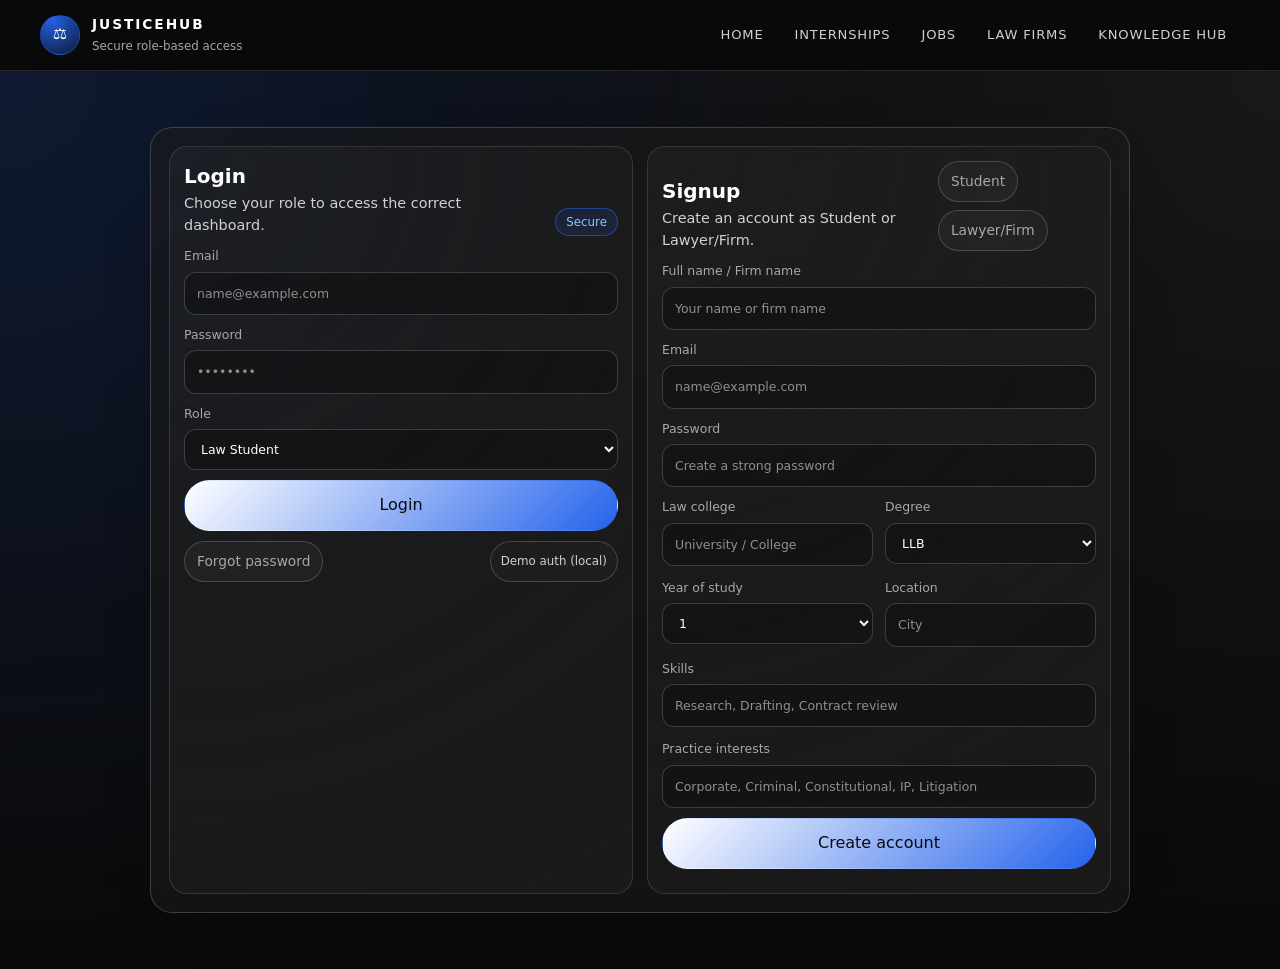
<file: legalhubtemporary/saved.html>
<!DOCTYPE html>
<html lang="en">
<head>
  <meta charset="UTF-8" />
  <meta name="viewport" content="width=device-width, initial-scale=1.0" />
  <title>JusticeHub — Saved Opportunities</title>
  <link rel="preconnect" href="https://fonts.googleapis.com" />
  <link rel="preconnect" href="https://fonts.gstatic.com" crossorigin />
  <link href="https://fonts.googleapis.com/css2?family=Inter:wght@300;400;500;600;700&family=Poppins:wght@400;500;600&display=swap" rel="stylesheet" />
  <link rel="stylesheet" href="jh.css" />
</head>
<body>
  <header class="topbar">
    <div class="container topbar-inner">
      <a class="brand" href="index.html" aria-label="JusticeHub Home">
        <span class="brand-mark" aria-hidden="true">⚖</span>
        <span class="brand-title">
          <strong>JusticeHub</strong>
          <span>Student Portal</span>
        </span>
      </a>
      <nav class="nav" aria-label="Student navigation">
        <button class="nav-toggle" type="button" aria-label="Toggle menu">
          <span></span><span></span>
        </button>
        <div class="nav-links">
          <a href="index.html">Home</a>
          <a href="internships.html">Internships</a>
          <a href="jobs.html">Jobs</a>
          <a href="firms.html">Law Firms</a>
          <a href="knowledge.html">Knowledge Hub</a>
          <span id="nav-auth-slot"></span>
        </div>
      </nav>
    </div>
  </header>

  <main class="section">
    <div class="container">
      <div class="layout">
        <aside class="sidebar">
          <div class="side-title">Student Menu</div>
          <div class="side-links">
            <a href="student-dashboard.html">Dashboard</a>
            <a href="student-profile.html">My Profile</a>
            <a href="internships.html">Internship Finder</a>
            <a href="jobs.html">Job Portal</a>
            <a href="tracker.html">Application Tracker</a>
            <a class="active" href="saved.html">Saved Opportunities</a>
            <a href="knowledge.html">Knowledge Hub</a>
            <a href="notifications.html">Notifications</a>
          </div>
        </aside>

        <section class="content">
          <div class="page-title">
            <div>
              <h2 style="margin:0">Saved Opportunities</h2>
              <p>Internships and jobs you have bookmarked for later.</p>
            </div>
            <div class="actions">
              <a class="btn btn-primary btn-small" href="internships.html">Find more</a>
            </div>
          </div>

          <div class="grid-2">
            <section class="card">
              <div class="section-head" style="margin-bottom:10px">
                <div>
                  <h2 style="margin:0">Saved Internships</h2>
                  <p id="internCount">0 found</p>
                </div>
              </div>
              <div id="saved-internships" class="grid-1"></div>
            </section>

            <section class="card">
              <div class="section-head" style="margin-bottom:10px">
                <div>
                  <h2 style="margin:0">Saved Jobs</h2>
                  <p id="jobCount">0 found</p>
                </div>
              </div>
              <div id="saved-jobs" class="grid-1"></div>
            </section>
          </div>
        </section>
      </div>
    </div>
  </main>

  <script src="jh.js"></script>
  <script>
    (async () => {
      await jhSeed();
      const user = jhRequireRole(["student"]);
      if (!user) return;
      jhMountNav();

      async function render() {
        let saved = { internships: [], jobs: [] };
        try { saved = await jhLoadSaved(); } catch {}

        const savedInterns = saved.internships || [];
        const savedJobItems = saved.jobs || [];

        document.getElementById("internCount").textContent = `${savedInterns.length} saved`;
        document.getElementById("jobCount").textContent = `${savedJobItems.length} saved`;

        const internContainer = document.getElementById("saved-internships");
        if (savedInterns.length === 0) {
          internContainer.innerHTML = '<p class="sub" style="margin:0">No saved internships.</p>';
        } else {
          internContainer.innerHTML = savedInterns.map(i => `
            <div class="card" style="box-shadow:none">
              <div class="meta">
                <span class="tag gold">${i.practiceArea}</span>
                <span class="tag">${i.location}</span>
                <span class="tag">${i.mode}</span>
              </div>
              <h3 class="card-title">${i.title}</h3>
              <div class="meta"><span>${i.firmName}</span></div>
              <div class="row">
                <span class="tag">${jhFormatStipend(i.stipendMin, i.stipendMax)}</span>
                <div style="display:flex;gap:8px">
                  <button class="btn btn-ghost btn-small unsave-btn" data-type="internship" data-id="${i._id}">Unsave</button>
                  <a class="btn btn-primary btn-small" href="internships.html?q=${encodeURIComponent(i.title)}">Open</a>
                </div>
              </div>
            </div>
          `).join("");
        }

        const jobContainer = document.getElementById("saved-jobs");
        if (savedJobItems.length === 0) {
          jobContainer.innerHTML = '<p class="sub" style="margin:0">No saved jobs.</p>';
        } else {
          jobContainer.innerHTML = savedJobItems.map(j => `
            <div class="card" style="box-shadow:none">
              <div class="meta">
                <span class="tag gold">${j.practiceArea}</span>
                <span class="tag">${j.location}</span>
                <span class="tag">${j.mode}</span>
              </div>
              <h3 class="card-title">${j.title}</h3>
              <div class="meta"><span>${j.firmName}</span></div>
              <div class="row">
                <span class="tag">${jhFormatSalary(j.salaryMin, j.salaryMax)}</span>
                <div style="display:flex;gap:8px">
                  <button class="btn btn-ghost btn-small unsave-btn" data-type="job" data-id="${j._id}">Unsave</button>
                  <a class="btn btn-primary btn-small" href="jobs.html?q=${encodeURIComponent(j.title)}">Open</a>
                </div>
              </div>
            </div>
          `).join("");
        }

        document.querySelectorAll(".unsave-btn").forEach(btn => {
          btn.addEventListener("click", async (e) => {
            const id = e.target.dataset.id;
            const type = e.target.dataset.type;
            try {
              await jhUnsaveOpp(id, type);
              await render();
            } catch (err) {
              console.error(err);
            }
          });
        });
      }

      await render();
    })();
  </script>
</body>
</html>
</file>
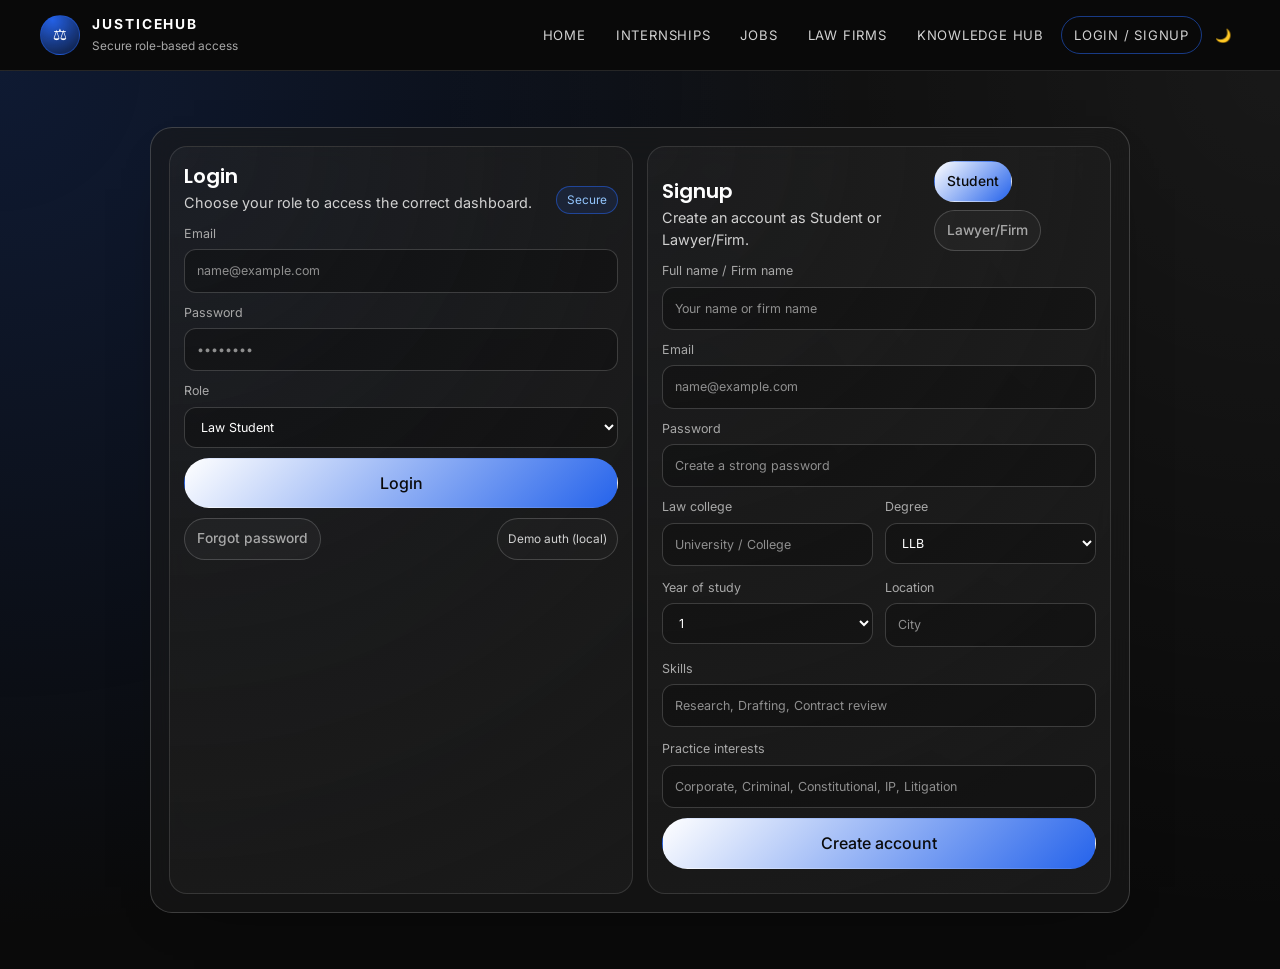
<file: legalhubtemporary/student-dashboard.html>
<!DOCTYPE html>
<html lang="en">
<head>
  <meta charset="UTF-8" />
  <meta name="viewport" content="width=device-width, initial-scale=1.0" />
  <title>JusticeHub — Student Dashboard</title>
  <link rel="preconnect" href="https://fonts.googleapis.com" />
  <link rel="preconnect" href="https://fonts.gstatic.com" crossorigin />
  <link href="https://fonts.googleapis.com/css2?family=Inter:wght@300;400;500;600;700&family=Poppins:wght@400;500;600&display=swap" rel="stylesheet" />
  <link rel="stylesheet" href="jh.css" />
</head>
<body>
  <header class="topbar">
    <div class="container topbar-inner">
      <a class="brand" href="index.html" aria-label="JusticeHub Home">
        <span class="brand-mark" aria-hidden="true">⚖</span>
        <span class="brand-title">
          <strong>JusticeHub</strong>
          <span>Student Portal</span>
        </span>
      </a>
      <nav class="nav" aria-label="Student navigation">
        <button class="nav-toggle" type="button" aria-label="Toggle menu">
          <span></span><span></span>
        </button>
        <div class="nav-links">
          <a href="index.html">Home</a>
          <a href="internships.html">Internships</a>
          <a href="jobs.html">Jobs</a>
          <a href="firms.html">Law Firms</a>
          <a href="knowledge.html">Knowledge Hub</a>
          <span id="nav-auth-slot"></span>
        </div>
      </nav>
    </div>
  </header>

  <main class="section">
    <div class="container">
      <div class="layout">
        <aside class="sidebar">
          <div class="side-title">Student Menu</div>
          <div class="side-links">
            <a class="active" href="student-dashboard.html">Dashboard</a>
            <a href="student-profile.html">My Profile</a>
            <a href="internships.html">Internship Finder</a>
            <a href="jobs.html">Job Portal</a>
            <a href="tracker.html">Application Tracker</a>
            <a href="saved.html">Saved Opportunities</a>
            <a href="knowledge.html">Knowledge Hub</a>
            <a href="notifications.html">Notifications</a>
          </div>
        </aside>

        <section class="content">
          <div class="page-title">
            <div>
              <h2 id="hello" style="margin:0">Dashboard</h2>
              <p>Career progress, recommendations, and quick actions.</p>
            </div>
            <div class="actions">
              <a class="btn btn-ghost btn-small" href="student-profile.html">Update profile</a>
              <a class="btn btn-primary btn-small" href="internships.html">Find internships</a>
            </div>
          </div>

          <div class="grid-3">
            <article class="card">
              <div class="meta"><span class="tag gold">Applications</span></div>
              <h3 class="card-title" id="stat-applied">—</h3>
              <div class="meta"><span>Internships + jobs applied</span></div>
            </article>
            <article class="card">
              <div class="meta"><span class="tag gold">Saved</span></div>
              <h3 class="card-title" id="stat-saved">—</h3>
              <div class="meta"><span>Saved opportunities</span></div>
            </article>
            <article class="card">
              <div class="meta"><span class="tag gold">Recommendations</span></div>
              <h3 class="card-title" id="stat-reco">—</h3>
              <div class="meta"><span>Matched internships</span></div>
            </article>
          </div>

          <div style="height:14px"></div>

          <div class="grid-2">
            <section class="card">
              <div class="section-head" style="margin-bottom:10px">
                <div>
                  <h2 style="margin:0">Recommended Internships</h2>
                  <p>Based on your profile interests and skills (Smart Match).</p>
                </div>
              </div>
              <div id="recommended" class="grid-1"></div>
            </section>
            <section class="card">
              <div class="section-head" style="margin-bottom:10px">
                <div>
                  <h2 style="margin:0">Application History</h2>
                  <p>Latest status updates.</p>
                </div>
                <a class="btn btn-ghost btn-small" href="tracker.html">Open tracker</a>
              </div>
              <div id="history" class="grid-1"></div>
            </section>
          </div>

          <div style="height:14px"></div>

          <section class="card">
            <div class="section-head" style="margin-bottom:10px">
              <div>
                <h2 style="margin:0">AI Legal Study Assistant</h2>
                <p>Ask: “Explain Article 21 in simple language” or “Essentials of a valid contract”.</p>
              </div>
              <span class="tag">Student-only</span>
            </div>
            <div class="grid-1">
              <div class="search-row" style="grid-template-columns: 1fr auto;">
                <input id="ai-q" class="input" placeholder="Ask a legal question..." />
                <button id="ai-ask" class="btn btn-primary" type="button">Ask</button>
              </div>
              <div id="ai-a" class="card" style="box-shadow:none;background:rgba(255,255,255,.02)">
                <p class="sub" style="margin:0">Your answer will appear here.</p>
              </div>
            </div>
          </section>
        </section>
      </div>
    </div>
  </main>

  <script src="jh.js"></script>
  <script>
    (async () => {
      await jhSeed();
      const user = jhRequireRole(["student"]);
      if (!user) return;
      jhMountNav();

      const internships = await jhLoadInternships();
      let myApps = [];
      let saved = { internships: [], jobs: [] };

      try { myApps = await jhLoadApplications(); } catch {}
      try { saved = await jhLoadSaved(); } catch {}

      document.getElementById("hello").textContent = `Welcome, ${user.name}`;
      document.getElementById("stat-applied").textContent = String(myApps.length);

      const savedCount = (saved.internships?.length || 0) + (saved.jobs?.length || 0);
      document.getElementById("stat-saved").textContent = String(savedCount);

      // Smart match (simple scoring)
      const profile = user.profile || {};
      const interest = (profile.interests || "").toLowerCase();
      const skills = (profile.skills || "").toLowerCase();
      const score = (i) => {
        let s = 0;
        if (interest && i.practiceArea.toLowerCase().includes(interest)) s += 3;
        if (skills && (i.requiredSkills || []).some(x => skills.includes(x.toLowerCase().split(" ")[0]))) s += 2;
        if (i.mode === "Remote") s += 1;
        if ((i.stipendMax || 0) > 0) s += 1;
        return s;
      };
      const rec = internships
        .map(i => ({ i, s: score(i) }))
        .sort((a,b) => b.s - a.s)
        .slice(0, 4)
        .map(x => x.i);

      document.getElementById("stat-reco").textContent = String(rec.length);
      document.getElementById("recommended").innerHTML = rec.map(i => `
        <div class="card" style="box-shadow:none">
          <div class="meta">
            <span class="tag gold">${i.practiceArea}</span>
            <span class="tag">${i.location}</span>
            <span class="tag">${i.mode}</span>
          </div>
          <h3 class="card-title">${i.title}</h3>
          <div class="meta"><span>${i.firmName}</span></div>
          <div class="row">
            <span class="tag">${jhFormatStipend(i.stipendMin, i.stipendMax)}</span>
            <a class="btn btn-ghost btn-small" href="internships.html?q=${encodeURIComponent(i.practiceArea)}">Open</a>
          </div>
        </div>
      `).join("");

      // History
      const latest = myApps.slice(0, 4);
      document.getElementById("history").innerHTML = latest.length ? latest.map(a => {
        const item = a.listingId || {};
        return `
          <div class="card" style="box-shadow:none">
            <div class="meta">
              <span class="tag gold">${a.type === "internship" ? "Internship" : "Job"}</span>
              <span class="tag">${a.status}</span>
            </div>
            <h3 class="card-title">${item.title || "Listing"}</h3>
            <div class="meta"><span>${item.firmName || ""}</span></div>
          </div>
        `;
      }).join("") : `<p class="sub" style="margin:0">No applications yet. Apply from the internship/job portal.</p>`;

      // AI assistant (rule-based demo)
      function aiAnswer(q){
        const t = q.toLowerCase();
        if (t.includes("article 21")) return "Article 21 (simple):\\n\\n1) The State cannot take away life or personal liberty except by a fair, just and reasonable law.\\n2) Courts expanded Article 21 to include dignity, privacy, legal aid, and speedy trial.\\n3) Exam structure: Bare text → key case(s) → application to facts.";
        if (t.includes("valid contract") || t.includes("essentials of a valid contract")) return "Essentials of a valid contract (quick checklist):\\n\\n- Offer + Acceptance\\n- Intention to create legal relations\\n- Lawful consideration\\n- Capacity of parties\\n- Free consent\\n- Lawful object\\n- Not expressly void";
        return "Research template:\\n\\n1) Start with the statute/section and break it into elements.\\n2) Find 2–3 leading judgments for each element.\\n3) Note practical implications + common counter-arguments.";
      }

      document.getElementById("ai-ask").addEventListener("click", () => {
        const q = (document.getElementById("ai-q").value || "").trim();
        if (!q) return;
        document.getElementById("ai-a").textContent = aiAnswer(q);
      });
    })();
  </script>
</body>
</html>
</file>
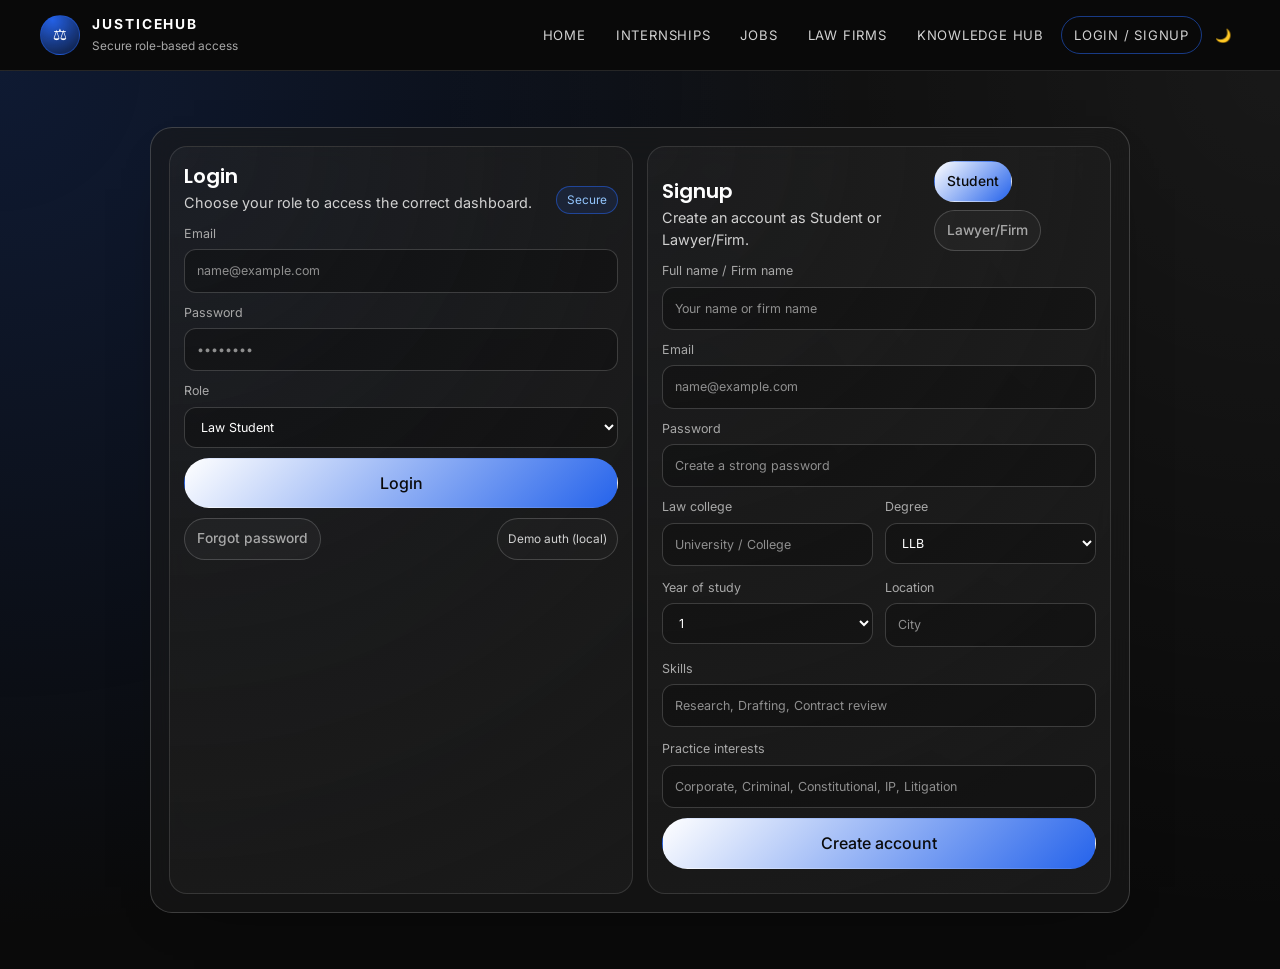
<file: legalhubtemporary/student-profile.html>
<!DOCTYPE html>
<html lang="en">
<head>
  <meta charset="UTF-8" />
  <meta name="viewport" content="width=device-width, initial-scale=1.0" />
  <title>JusticeHub — Student Profile</title>
  <link rel="preconnect" href="https://fonts.googleapis.com" />
  <link rel="preconnect" href="https://fonts.gstatic.com" crossorigin />
  <link href="https://fonts.googleapis.com/css2?family=Inter:wght@300;400;500;600;700&family=Poppins:wght@400;500;600&display=swap" rel="stylesheet" />
  <link rel="stylesheet" href="jh.css" />
</head>
<body>
  <header class="topbar">
    <div class="container topbar-inner">
      <a class="brand" href="index.html" aria-label="JusticeHub Home">
        <span class="brand-mark" aria-hidden="true">⚖</span>
        <span class="brand-title">
          <strong>JusticeHub</strong>
          <span>Student Profile</span>
        </span>
      </a>
      <nav class="nav" aria-label="Student navigation">
        <button class="nav-toggle" type="button" aria-label="Toggle menu">
          <span></span><span></span>
        </button>
        <div class="nav-links">
          <a href="index.html">Home</a>
          <a href="internships.html">Internships</a>
          <a href="jobs.html">Jobs</a>
          <a href="firms.html">Law Firms</a>
          <a href="knowledge.html">Knowledge Hub</a>
          <span id="nav-auth-slot"></span>
        </div>
      </nav>
    </div>
  </header>

  <main class="section">
    <div class="container">
      <div class="layout">
        <aside class="sidebar">
          <div class="side-title">Student Menu</div>
          <div class="side-links">
            <a href="student-dashboard.html">Dashboard</a>
            <a class="active" href="student-profile.html">My Profile</a>
            <a href="internships.html">Internship Finder</a>
            <a href="jobs.html">Job Portal</a>
            <a href="tracker.html">Application Tracker</a>
            <a href="saved.html">Saved Opportunities</a>
            <a href="knowledge.html">Knowledge Hub</a>
            <a href="notifications.html">Notifications</a>
          </div>
        </aside>

        <section class="content">
          <div class="page-title">
            <div>
              <h2 style="margin:0">My Profile</h2>
              <p>Create a detailed legal profile recruiters can trust.</p>
            </div>
            <a class="btn btn-primary btn-small" href="student-dashboard.html">Back to dashboard</a>
          </div>

          <section class="card">
            <div class="section-head" style="margin-bottom:10px">
              <div>
                <h2 style="margin:0">Profile details</h2>
                <p>Save changes to update your recommendations and visibility.</p>
              </div>
              <span class="tag gold">Student</span>
            </div>

            <form id="profile-form" class="grid-2">
              <label class="field">
                <span>Profile photo (placeholder)</span>
                <input id="photo" class="input" type="file" />
              </label>
              <div class="field">
                <span>Full name</span>
                <input id="name" class="input" type="text" required />
              </div>

              <label class="field">
                <span>Law college name</span>
                <input id="college" class="input" type="text" placeholder="University / College" />
              </label>
              <label class="field">
                <span>Degree</span>
                <select id="degree" class="input">
                  <option>LLB</option>
                  <option>BA LLB</option>
                  <option>LLM</option>
                </select>
              </label>

              <label class="field">
                <span>Year of study</span>
                <select id="yearOfStudy" class="input">
                  <option>1</option><option>2</option><option>3</option><option>4</option><option>5</option>
                </select>
              </label>
              <label class="field">
                <span>Graduation year</span>
                <input id="gradYear" class="input" type="number" min="2000" max="2100" placeholder="2027" />
              </label>

              <label class="field">
                <span>Location</span>
                <input id="location" class="input" type="text" placeholder="City" />
              </label>
              <label class="field">
                <span>Resume upload</span>
                <input id="resume" class="input" type="file" />
              </label>

              <label class="field" style="grid-column:1/-1">
                <span>Skills (comma separated)</span>
                <input id="skills" class="input" type="text" placeholder="Legal research, drafting, contract review" />
              </label>

              <label class="field" style="grid-column:1/-1">
                <span>Practice interests</span>
                <input id="interests" class="input" type="text" placeholder="Corporate law, criminal law, constitutional law, IP, litigation" />
              </label>

              <label class="field" style="grid-column:1/-1">
                <span>Internship experience</span>
                <textarea id="experience" class="input" rows="3" placeholder="Describe internships, responsibilities, and outcomes..."></textarea>
              </label>

              <label class="field" style="grid-column:1/-1">
                <span>Certificates</span>
                <textarea id="certificates" class="input" rows="2" placeholder="List relevant certificates..."></textarea>
              </label>

              <label class="field" style="grid-column:1/-1">
                <span>Research papers / moot court achievements</span>
                <textarea id="papers" class="input" rows="2" placeholder="List papers, moots, publications..."></textarea>
              </label>

              <div style="grid-column:1/-1; display:flex; gap:10px; flex-wrap:wrap; justify-content:flex-end">
                <button class="btn btn-ghost" type="button" id="reset">Reset</button>
                <button class="btn btn-primary" type="submit">Save profile</button>
              </div>
              <p id="msg" class="meta" style="grid-column:1/-1; margin:0" aria-live="polite"></p>
            </form>
          </section>
        </section>
      </div>
    </div>
  </main>

  <script src="jh.js"></script>
  <script>
    jhSeed();
    const user = jhRequireRole(["student"]);
    jhMountNav();

    const users = jhLoad(JH_KEYS.users, []);
    const meIdx = users.findIndex(u => u.id === user.id);
    const me = meIdx >= 0 ? users[meIdx] : null;
    const profile = (me && me.profile) ? me.profile : {};

    // Populate
    document.getElementById("name").value = (me && me.name) ? me.name : user.name;
    document.getElementById("college").value = profile.college || "";
    document.getElementById("degree").value = profile.degree || "LLB";
    document.getElementById("yearOfStudy").value = profile.yearOfStudy || "1";
    document.getElementById("gradYear").value = profile.gradYear || "";
    document.getElementById("location").value = profile.location || "";
    document.getElementById("skills").value = profile.skills || "";
    document.getElementById("interests").value = profile.interests || "";
    document.getElementById("experience").value = profile.experience || "";
    document.getElementById("certificates").value = profile.certificates || "";
    document.getElementById("papers").value = profile.papers || "";

    document.getElementById("profile-form").addEventListener("submit", (e) => {
      e.preventDefault();
      if (meIdx < 0){
        document.getElementById("msg").textContent = "Profile not found. Please signup again.";
        return;
      }
      users[meIdx].name = document.getElementById("name").value.trim();
      users[meIdx].profile = {
        ...users[meIdx].profile,
        college: document.getElementById("college").value.trim(),
        degree: document.getElementById("degree").value,
        yearOfStudy: document.getElementById("yearOfStudy").value,
        gradYear: document.getElementById("gradYear").value.trim(),
        location: document.getElementById("location").value.trim(),
        skills: document.getElementById("skills").value.trim(),
        interests: document.getElementById("interests").value.trim(),
        experience: document.getElementById("experience").value.trim(),
        certificates: document.getElementById("certificates").value.trim(),
        papers: document.getElementById("papers").value.trim(),
      };
      jhSave(JH_KEYS.users, users);
      jhSetCurrentUser({ ...user, name: users[meIdx].name });
      document.getElementById("msg").textContent = "Profile saved successfully.";
    });

    document.getElementById("reset").addEventListener("click", () => {
      window.location.reload();
    });
  </script>
</body>
</html>
</file>
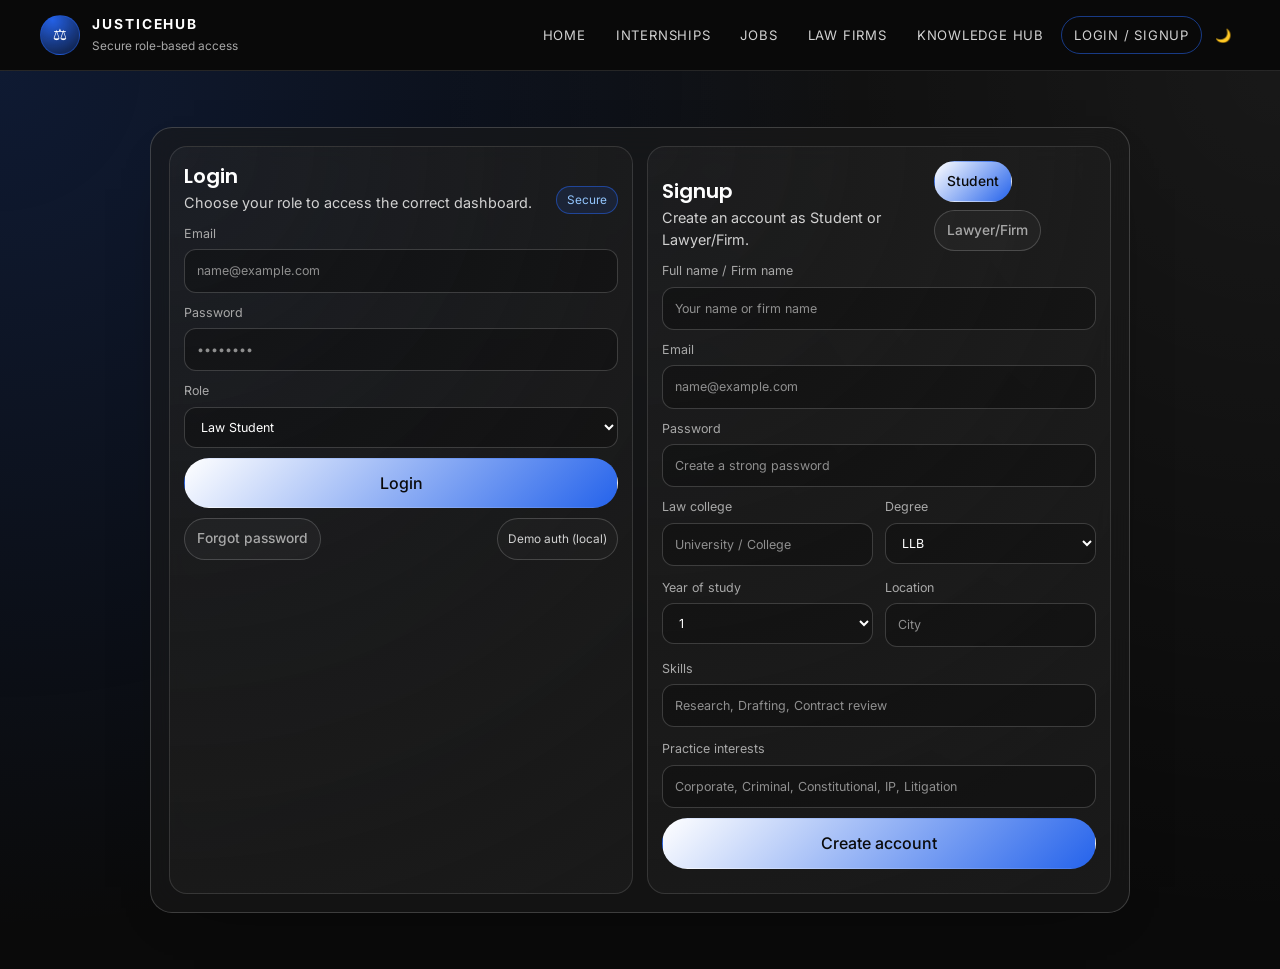
<file: legalhubtemporary/tracker.html>
<!DOCTYPE html>
<html lang="en">
<head>
  <meta charset="UTF-8" />
  <meta name="viewport" content="width=device-width, initial-scale=1.0" />
  <title>JusticeHub — Application Tracker</title>
  <link rel="preconnect" href="https://fonts.googleapis.com" />
  <link rel="preconnect" href="https://fonts.gstatic.com" crossorigin />
  <link href="https://fonts.googleapis.com/css2?family=Inter:wght@300;400;500;600;700&family=Poppins:wght@400;500;600&display=swap" rel="stylesheet" />
  <link rel="stylesheet" href="jh.css" />
</head>
<body>
  <header class="topbar">
    <div class="container topbar-inner">
      <a class="brand" href="index.html" aria-label="JusticeHub Home">
        <span class="brand-mark" aria-hidden="true">⚖</span>
        <span class="brand-title">
          <strong>JusticeHub</strong>
          <span>Application Tracker</span>
        </span>
      </a>
      <nav class="nav" aria-label="Student navigation">
        <button class="nav-toggle" type="button" aria-label="Toggle menu">
          <span></span><span></span>
        </button>
        <div class="nav-links">
          <a href="index.html">Home</a>
          <a href="internships.html">Internships</a>
          <a href="jobs.html">Jobs</a>
          <a href="firms.html">Law Firms</a>
          <a href="knowledge.html">Knowledge Hub</a>
          <span id="nav-auth-slot"></span>
        </div>
      </nav>
    </div>
  </header>

  <main class="section">
    <div class="container">
      <div class="layout">
        <aside class="sidebar">
          <div class="side-title">Student Menu</div>
          <div class="side-links">
            <a href="student-dashboard.html">Dashboard</a>
            <a href="student-profile.html">My Profile</a>
            <a href="internships.html">Internship Finder</a>
            <a href="jobs.html">Job Portal</a>
            <a class="active" href="tracker.html">Application Tracker</a>
            <a href="saved.html">Saved Opportunities</a>
            <a href="knowledge.html">Knowledge Hub</a>
            <a href="notifications.html">Notifications</a>
          </div>
        </aside>

        <section class="content">
          <div class="page-title">
            <div>
              <h2 style="margin:0">Application Tracker</h2>
              <p>Monitor the status of internships and jobs you applied to.</p>
            </div>
            <span class="tag gold">Statuses: Applied · Under Review · Shortlisted · Interview · Selected · Rejected</span>
          </div>

          <section class="card">
            <div class="section-head" style="margin-bottom:10px">
              <div>
                <h2 style="margin:0">My applications</h2>
                <p>Updated automatically when recruiters change statuses (demo).</p>
              </div>
            </div>
            <div style="overflow:auto">
              <table>
                <thead>
                  <tr>
                    <th>Type</th>
                    <th>Title</th>
                    <th>Firm</th>
                    <th>Location</th>
                    <th>Status</th>
                    <th>Applied on</th>
                  </tr>
                </thead>
                <tbody id="rows"></tbody>
              </table>
            </div>
            <p id="empty" class="sub" style="margin:10px 0 0">—</p>
          </section>
        </section>
      </div>
    </div>
  </main>

  <script src="jh.js"></script>
  <script>
    jhSeed();
    const user = jhRequireRole(["student"]);
    jhMountNav();

    const internships = jhLoad(JH_KEYS.internships, []);
    const jobs = jhLoad(JH_KEYS.jobs, []);
    const apps = jhLoad(JH_KEYS.applications, []).filter(a => a.userId === user.id);

    const byId = (type, id) => type === "internship"
      ? internships.find(x => x.id === id)
      : jobs.find(x => x.id === id);

    const rows = document.getElementById("rows");
    const empty = document.getElementById("empty");

    if (!apps.length){
      rows.innerHTML = "";
      empty.textContent = "No applications yet. Apply from the internship or job portal.";
    } else {
      empty.textContent = "";
      rows.innerHTML = apps
        .sort((a,b) => (b.createdAt||"").localeCompare(a.createdAt||""))
        .map(a => {
          const item = byId(a.type, a.listingId) || {};
          const d = (a.createdAt || "").slice(0,10);
          return `
            <tr>
              <td>${a.type}</td>
              <td>${item.title || "Listing"}</td>
              <td>${item.firmName || "-"}</td>
              <td>${item.location || "-"}</td>
              <td><span class="tag gold">${a.status}</span></td>
              <td>${d || "-"}</td>
            </tr>
          `;
        })
        .join("");
    }
  </script>
</body>
</html>
</file>
<file: legalhubtemporary/jh.css>
/* JusticeHub – premium theme (dark + light) */

:root{
  /* default: dark */
  --bg:#0A0A0A;
  --panel:#111111;
  --card:#1A1A1A;
  --card2:#2A2A2A;
  --text:#FFFFFF;
  --muted:#D1D1D1;
  --muted2:#A8A8A8;
  --border:rgba(255,255,255,.12);
  --border2:rgba(255,255,255,.18);
  --shadow: 0 18px 60px -42px rgba(0,0,0,.9);
  --shadow2: 0 18px 60px -44px rgba(0,0,0,.95);
  --accent:#2563EB;
  --accent-rgb: 37,99,235;
  --focus: 0 0 0 3px rgba(var(--accent-rgb),.25);
  --radius:18px;
  --radius2:14px;

  --accent-tag-text:#93C5FD;
  --accent-tag-bg: rgba(var(--accent-rgb), .12);
  --accent-tag-border: rgba(var(--accent-rgb), .55);
}

html[data-theme="light"]{
  --bg:#F5F5F7;
  --panel:#FFFFFF;
  --card:#FFFFFF;
  --card2:#F1F1F5;
  --text:#111827;
  --muted:#4B5563;
  --muted2:#6B7280;
  --border:rgba(15,23,42,.12);
  --border2:rgba(15,23,42,.18);
  --shadow: 0 18px 60px -42px rgba(15,23,42,.08);
  --shadow2: 0 18px 60px -44px rgba(15,23,42,.16);
  --accent:#1D4ED8;
  --accent-rgb: 29,78,216;
  --focus: 0 0 0 3px rgba(var(--accent-rgb),.22);

  --accent-tag-text:#1D4ED8;
  --accent-tag-bg: rgba(var(--accent-rgb), .10);
  --accent-tag-border: rgba(var(--accent-rgb), .45);
}

*{box-sizing:border-box}
html{scroll-behavior:smooth}
body{
  margin:0;
  min-height:100vh;
  background: var(--bg);
  color: var(--text);
  font-family: Inter, Poppins, Roboto, system-ui, -apple-system, "Segoe UI", Arial, sans-serif;
  line-height:1.55;
}
img{max-width:100%;display:block}
a{color:inherit;text-decoration:none}
button,input,select,textarea{font:inherit;color:inherit}

.container{max-width:1200px;margin:0 auto;padding:0 20px}
.hidden{display:none !important}
.sr-only{position:absolute;width:1px;height:1px;padding:0;margin:-1px;overflow:hidden;clip:rect(0,0,0,0);border:0}

/* Topbar */
.topbar{
  position:sticky; top:0; z-index:50;
  background: rgba(10,10,10,.88);
  backdrop-filter: blur(16px);
  border-bottom: 1px solid var(--border);
}
[data-theme="light"] .topbar{
  background: rgba(255,255,255,.94);
}
.topbar-inner{
  display:flex;align-items:center;justify-content:space-between;
  padding:14px 0;
}
.brand{
  display:flex;align-items:center;gap:12px;
}
.brand-mark{
  width:40px;height:40px;border-radius:999px;
  background: radial-gradient(circle at 30% 10%, rgba(var(--accent-rgb),.98), rgba(var(--accent-rgb),.2));
  border: 1px solid rgba(var(--accent-rgb),.45);
  display:grid;place-items:center;
  box-shadow: var(--shadow);
}
.brand-title{
  display:flex;flex-direction:column;gap:2px;
}
.brand-title strong{
  letter-spacing:.14em;text-transform:uppercase;font-size:.86rem;
}
.brand-title span{
  font-size:.74rem;color:var(--muted2);
}
.nav{
  display:flex;align-items:center;gap:10px;
}
.nav a, .nav button{
  border:1px solid transparent;
  background:transparent;
  padding:10px 12px;
  border-radius:999px;
  font-size:.82rem;
  letter-spacing:.06em;
  text-transform:uppercase;
  color: var(--muted);
  cursor:pointer;
  transition: background .15s ease, border-color .15s ease, transform .05s ease, color .15s ease;
}
.nav a:hover, .nav button:hover{
  background: rgba(255,255,255,.06);
  border-color: rgba(255,255,255,.08);
  color: var(--text);
}
html[data-theme="light"] .nav a:hover,
html[data-theme="light"] .nav button:hover{
  background: rgba(15,23,42,.05);
  border-color: rgba(15,23,42,.12);
  color: var(--text);
}
.nav .cta{
  border-color: rgba(var(--accent-rgb),.55);
}
.nav .active{
  background: linear-gradient(135deg, #fff, var(--accent));
  color:#0A0A0A;
}
.nav-toggle{
  display:none;
  width:42px;height:38px;border-radius:999px;
  border:1px solid rgba(255,255,255,.22);
  background:transparent;
  cursor:pointer;
}
.nav-toggle span{display:block;width:18px;height:2px;background:#fff;border-radius:99px;margin:0 auto}
.nav-toggle span+span{margin-top:4px}
html[data-theme="light"] .nav-toggle{
  border:1px solid rgba(15,23,42,.18);
}
html[data-theme="light"] .nav-toggle span{
  background:#111827;
}

/* Hero */
.hero{
  padding:56px 0 26px;
  background:
    radial-gradient(circle at top left, rgba(var(--accent-rgb),.18), transparent 55%),
    radial-gradient(circle at top right, rgba(255,255,255,.06), transparent 55%);
}
[data-theme="light"] .hero{
  background:
    radial-gradient(circle at top left, rgba(var(--accent-rgb),.16), transparent 55%),
    radial-gradient(circle at top right, rgba(148,163,184,.12), transparent 55%);
}
.hero-grid{display:grid;grid-template-columns: 1.35fr .9fr;gap:28px;align-items:center}
.kicker{
  font-size:.8rem;
  letter-spacing:.22em;
  text-transform:uppercase;
  color: var(--muted);
  margin:0 0 12px;
}
h1{
  font-family: Poppins, Inter, system-ui, sans-serif;
  font-size: clamp(2.1rem, 3.2vw, 3rem);
  font-weight:600;
  margin:0 0 12px;
}
.sub{
  margin:0 0 18px;
  color: var(--muted);
  max-width: 52ch;
}
.actions{display:flex;flex-wrap:wrap;gap:10px}
.btn{
  display:inline-flex;align-items:center;justify-content:center;gap:10px;
  border-radius:999px;
  padding:12px 16px;
  border:1px solid transparent;
  cursor:pointer;
  transition: transform .05s ease, box-shadow .15s ease, background .15s ease, border-color .15s ease;
  font-weight:500;
}
.btn:active{transform: translateY(0)}
.btn-primary{
  background: linear-gradient(135deg,#fff, var(--accent));
  color:#0A0A0A;
  box-shadow: var(--shadow2);
}
.btn-primary:hover{transform: translateY(-1px)}
.btn-ghost{
  background: rgba(255,255,255,.03);
  border-color: rgba(255,255,255,.18);
}
.btn-ghost:hover{border-color: rgba(var(--accent-rgb),.65); background: rgba(var(--accent-rgb),.06)}
html[data-theme="light"] .btn-ghost{
  background: rgba(15,23,42,.03);
  border-color: rgba(15,23,42,.15);
}
.btn-small{padding:9px 12px;font-size:.86rem}
.btn-full{width:100%}

/* Search bar */
.searchbar{
  margin-top:18px;
  background: rgba(255,255,255,.03);
  border: 1px solid rgba(255,255,255,.14);
  border-radius: var(--radius);
  padding:14px;
}
html[data-theme="light"] .searchbar{
  background: rgba(255,255,255,.78);
  border: 1px solid rgba(15,23,42,.12);
}
.search-row{
  display:grid;
  grid-template-columns: 1.2fr .8fr .8fr auto;
  gap:10px;
}
.field{
  display:flex;flex-direction:column;gap:6px;
  font-size:.78rem;
  color: var(--muted2);
}
.input, select.input, textarea.input{
  padding:11px 12px;
  border-radius:12px;
  background: rgba(10,10,10,.4);
  border: 1px solid rgba(255,255,255,.18);
  color: var(--text);
}
.input::placeholder{color:#8f8f8f}
.input:focus{outline:none;box-shadow: var(--focus);border-color: rgba(var(--accent-rgb),.6)}
textarea.input{resize:vertical}
html[data-theme="light"] .input,
html[data-theme="light"] select.input,
html[data-theme="light"] textarea.input{
  background: rgba(255,255,255,.92);
  border: 1px solid rgba(15,23,42,.15);
  color: var(--text);
}
html[data-theme="light"] .input::placeholder{
  color: rgba(75,85,99,.95);
}

/* Sections & cards */
.section{padding:34px 0}
.section-head{display:flex;align-items:flex-end;justify-content:space-between;gap:12px;margin-bottom:14px}
.section-head h2{
  margin:0;
  font-size:1.25rem;
  font-weight:600;
  font-family:Poppins, Inter, system-ui, sans-serif;
}
.section-head p{margin:0;color:var(--muted);font-size:.9rem}
.grid-4{display:grid;grid-template-columns: repeat(4, minmax(0,1fr));gap:12px}
.grid-3{display:grid;grid-template-columns: repeat(3, minmax(0,1fr));gap:12px}
.grid-2{display:grid;grid-template-columns: repeat(2, minmax(0,1fr));gap:12px}
.grid-1{display:grid;grid-template-columns: minmax(0,1fr);gap:10px}

.card{
  background: radial-gradient(circle at top left, rgba(255,255,255,.03), rgba(26,26,26,1));
  border: 1px solid var(--border);
  border-radius: var(--radius);
  padding:14px;
  box-shadow: var(--shadow);
  transition: transform .12s ease, border-color .15s ease, background .15s ease;
}
.card:hover{
  transform: translateY(-2px);
  border-color: rgba(var(--accent-rgb),.25);
}
html[data-theme="light"] .card{
  background: radial-gradient(circle at top left, rgba(var(--accent-rgb),.08), rgba(255,255,255,1));
  border-color: var(--border);
}
.card-title{margin:0 0 6px;font-weight:600}
.meta{display:flex;flex-wrap:wrap;gap:8px;color:var(--muted2);font-size:.82rem}
.tag{
  display:inline-flex;align-items:center;gap:8px;
  padding:4px 10px;border-radius:999px;
  border: 1px solid rgba(255,255,255,.18);
  background: rgba(255,255,255,.02);
  font-size:.74rem;color:var(--muted);
}
html[data-theme="light"] .tag{
  border: 1px solid rgba(15,23,42,.12);
  background: rgba(15,23,42,.03);
}
.tag.gold{border-color: var(--accent-tag-border); color: var(--accent-tag-text); background: var(--accent-tag-bg)}
.row{display:flex;align-items:center;justify-content:space-between;gap:10px;margin-top:12px}

/* Layout: sidebar dashboards */
.layout{
  display:grid;
  grid-template-columns: 280px minmax(0,1fr);
  gap: 14px;
  padding: 18px 0 34px;
}
.sidebar{
  position:sticky; top:76px;
  align-self:start;
  background: rgba(26,26,26,.9);
  border: 1px solid var(--border);
  border-radius: var(--radius);
  padding: 12px;
}
.side-title{color:var(--muted2);text-transform:uppercase;letter-spacing:.18em;font-size:.72rem;margin:6px 10px 10px}
.side-links{display:flex;flex-direction:column;gap:6px}
.side-links a{
  padding:10px 10px;border-radius:12px;border:1px solid transparent;
  color: var(--muted);
  transition: background .15s ease, border-color .15s ease, color .15s ease;
}
.side-links a:hover{background: rgba(255,255,255,.05); border-color: rgba(255,255,255,.08); color:var(--text)}
.side-links a.active{background: rgba(var(--accent-rgb),.10); border-color: rgba(var(--accent-rgb),.25); color:var(--text)}
html[data-theme="light"] .side-links a:hover{
  background: rgba(15,23,42,.03);
  border-color: rgba(15,23,42,.10);
}

html[data-theme="light"] .sidebar{
  background: var(--panel);
}
html[data-theme="light"] .content{
  background: var(--panel);
  border-color: var(--border);
}

.content{
  background: rgba(17,17,17,.55);
  border: 1px solid rgba(255,255,255,.08);
  border-radius: var(--radius);
  padding: 16px;
}
.page-title{display:flex;align-items:flex-end;justify-content:space-between;gap:12px;margin-bottom:12px}
.page-title h2{margin:0;font-family:Poppins, Inter, system-ui, sans-serif}
.page-title p{margin:0;color:var(--muted)}

/* Tables */
table{width:100%;border-collapse:collapse}
th,td{padding:10px 10px;border-bottom:1px solid rgba(255,255,255,.08);text-align:left;font-size:.9rem}
th{color:var(--muted2);text-transform:uppercase;letter-spacing:.14em;font-size:.72rem}
tr:hover td{background: rgba(255,255,255,.02)}
html[data-theme="light"] th,
html[data-theme="light"] td{
  border-bottom:1px solid rgba(15,23,42,.10);
}
html[data-theme="light"] tr:hover td{
  background: rgba(15,23,42,.03);
}

/* Glass card */
.glass{
  background: rgba(26,26,26,.62);
  border: 1px solid var(--border2);
  border-radius: 22px;
  box-shadow: var(--shadow2);
  backdrop-filter: blur(18px);
}
html[data-theme="light"] .glass{
  background: rgba(255,255,255,.78);
}

/* Footer */
.footer{
  border-top: 1px solid rgba(255,255,255,.1);
  background: #070707;
  padding: 24px 0;
  color: var(--muted2);
}
.footer-grid{display:grid;grid-template-columns: 1.3fr 1fr 1fr 1fr;gap:16px}
.footer h3{margin:0 0 8px;color:var(--text);font-size:.92rem}
.footer a{display:block;color:var(--muted2);padding:6px 0}
.footer a:hover{color:var(--text)}
.social{display:flex;gap:10px;margin-top:10px}
.iconbtn{
  width:38px;height:38px;border-radius:999px;
  border:1px solid rgba(255,255,255,.18);
  background: rgba(255,255,255,.03);
  display:grid;place-items:center;
  cursor:pointer;
}
.iconbtn:hover{border-color: rgba(var(--accent-rgb),.55); background: rgba(var(--accent-rgb),.08)}
html[data-theme="light"] .footer{
  border-top: 1px solid rgba(15,23,42,.12);
  background: var(--bg);
}
html[data-theme="light"] .iconbtn{
  border:1px solid rgba(15,23,42,.12);
  background: rgba(15,23,42,.03);
}

.theme-toggle{
  border:1px solid rgba(148,163,184,.6);
  background:transparent;
  border-radius:999px;
  width:34px;
  height:34px;
  display:inline-flex;
  align-items:center;
  justify-content:center;
  font-size:.9rem;
  cursor:pointer;
}
.theme-toggle:hover{
  background:rgba(148,163,184,.12);
}

/* Knowledge page specifics */
.knowledge-hero{
  padding:32px 0 18px;
  background:
    radial-gradient(circle at top left, rgba(37,99,235,.3), transparent 60%),
    radial-gradient(circle at top right, rgba(17,24,39,.9), transparent 55%);
}
.knowledge-head{
  max-width:780px;
}
.knowledge-head h1{
  margin:0 0 8px;
  font-family:Poppins, Inter, system-ui, sans-serif;
  font-size:1.9rem;
}
.knowledge-head p{
  margin:0;
  color:var(--muted);
  font-size:.96rem;
}
.knowledge-toolbar{
  margin-top:18px;
  display:flex;
  flex-direction:column;
  gap:10px;
}
.knowledge-search{
  display:grid;
  grid-template-columns:minmax(0,1fr) auto;
  gap:10px;
}
.pill-row{
  display:flex;
  flex-wrap:wrap;
  gap:8px;
}
.pill{
  border-radius:999px;
  border:1px solid rgba(255,255,255,.18);
  padding:6px 12px;
  font-size:.8rem;
  color:var(--muted);
  background:rgba(10,10,10,.3);
  cursor:pointer;
  transition:background .15s ease,border-color .15s ease,color .15s ease;
}
.pill-active{
  border-color:rgba(var(--accent-rgb),.8);
  background:rgba(var(--accent-rgb),.16);
  color:var(--text);
}
html[data-theme="light"] .pill{
  border:1px solid rgba(15,23,42,.15);
  background:rgba(15,23,42,.03);
}
.law-card{
  position:relative;
  padding-top:16px;
}
.law-icon{
  width:40px;
  height:40px;
  border-radius:999px;
  border:1px solid rgba(255,255,255,.22);
  background:rgba(15,23,42,.9);
  display:grid;
  place-items:center;
  font-size:1.2rem;
  margin-bottom:8px;
}
html[data-theme="light"] .law-icon{
  border:1px solid rgba(15,23,42,.15);
  background:rgba(15,23,42,.06);
}
.law-meta{
  font-size:.82rem;
  color:var(--muted2);
  margin-top:4px;
}
.law-toggle{
  margin-top:10px;
  display:flex;
  justify-content:space-between;
  align-items:center;
  gap:8px;
}
.accordion-body{
  max-height:0;
  overflow:hidden;
  transition:max-height .18s ease;
  margin-top:4px;
}
.accordion-body.open{
  margin-top:8px;
}
.accordion-body p{
  margin:0 0 6px;
  font-size:.86rem;
  color:var(--muted);
}
.disclaimer{
  margin-top:18px;
  font-size:.8rem;
  color:var(--muted2);
  border-top:1px solid rgba(255,255,255,.12);
  padding-top:10px;
}

/* Responsive */
@media (max-width: 980px){
  .hero-grid{grid-template-columns: minmax(0,1fr)}
  .grid-4{grid-template-columns: repeat(2,minmax(0,1fr))}
  .grid-3{grid-template-columns: repeat(2,minmax(0,1fr))}
  .layout{grid-template-columns: 1fr}
  .sidebar{position:relative;top:auto}
  .search-row{grid-template-columns: 1fr 1fr; }
}
@media (max-width: 720px){
  .nav-toggle{display:inline-block}
  .nav{position:relative}
  .nav-links{
    position:absolute; right:0; top:54px;
    padding:10px;
    background:#121212;
    border:1px solid rgba(255,255,255,.16);
    border-radius: 16px;
    display:none;
    flex-direction:column;
    min-width: 220px;
  }
  .nav-links.open{display:flex}
  .search-row{grid-template-columns: 1fr}
  .grid-2,.grid-3,.grid-4{grid-template-columns: 1fr}
  .footer-grid{grid-template-columns: 1fr 1fr}
}

html[data-theme="light"] .nav-links{
  background: rgba(255,255,255,.98);
  border: 1px solid rgba(15,23,42,.15);
}
</file>
